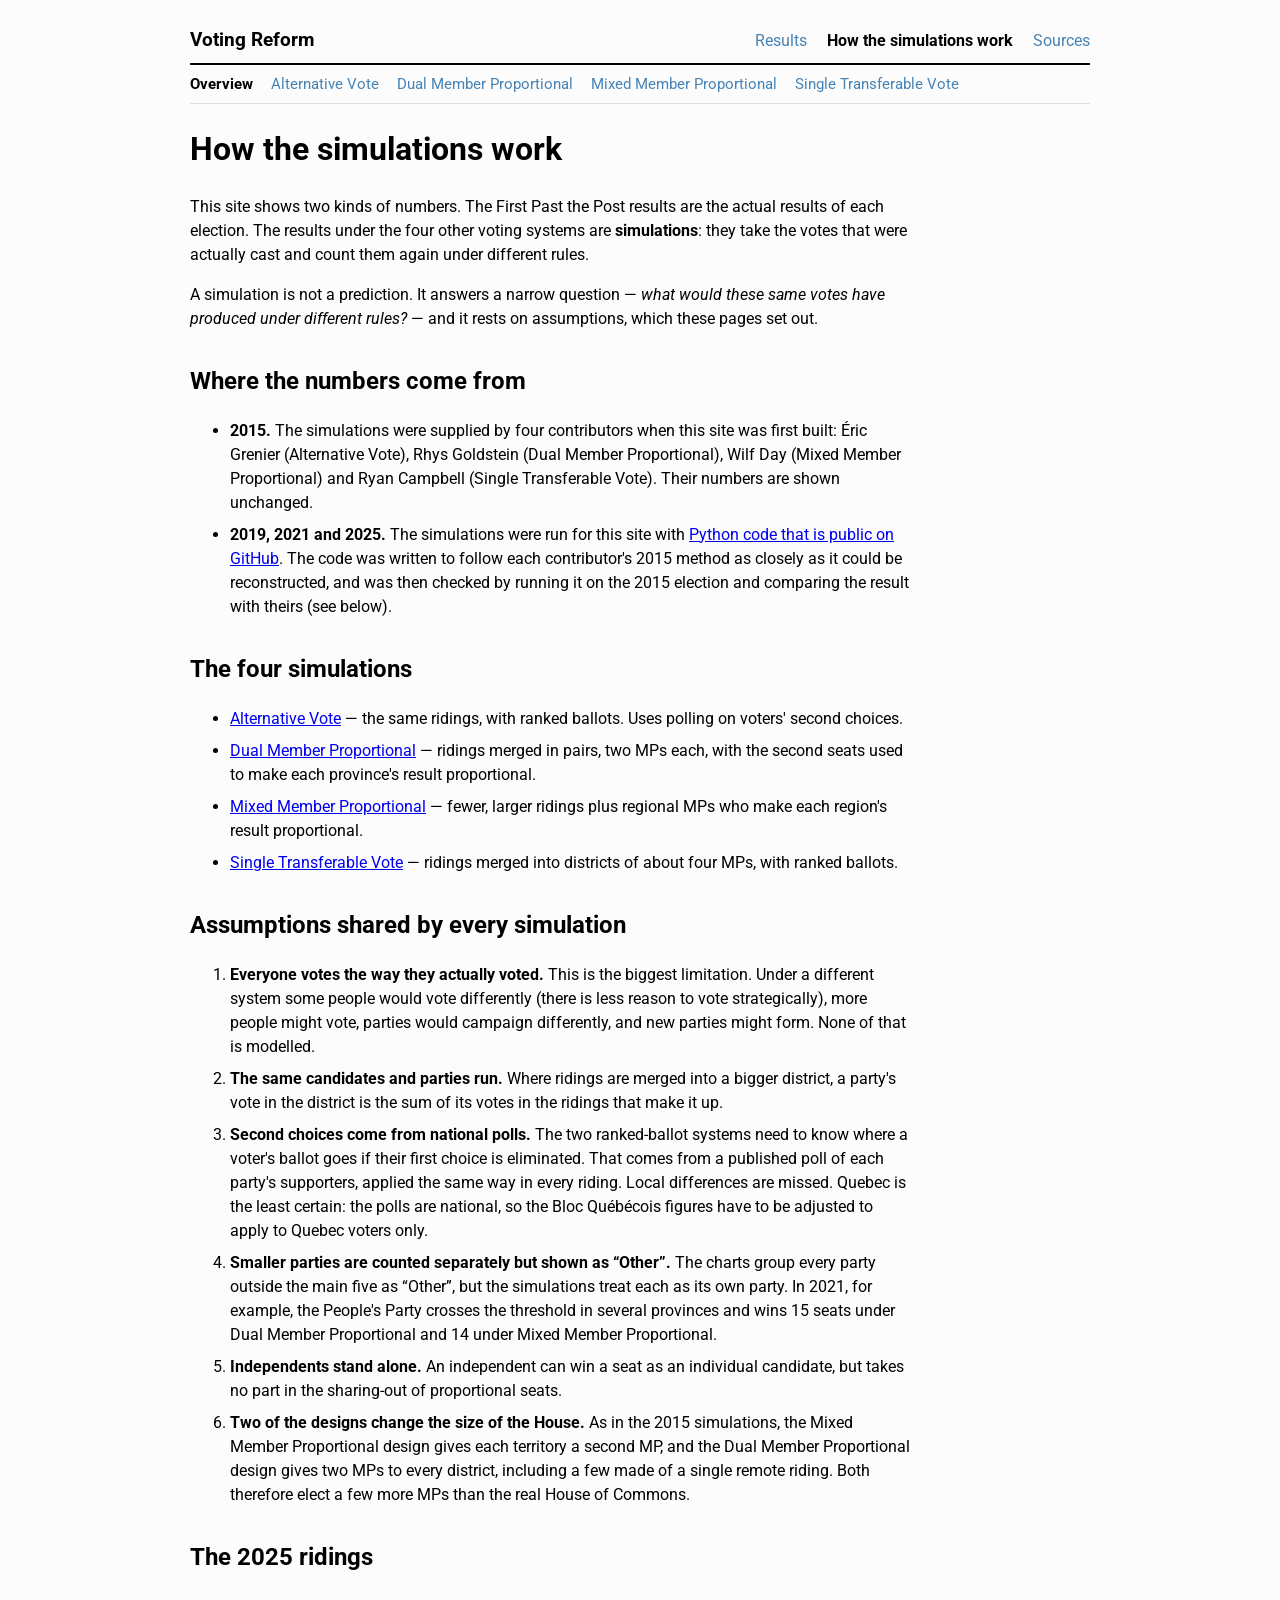
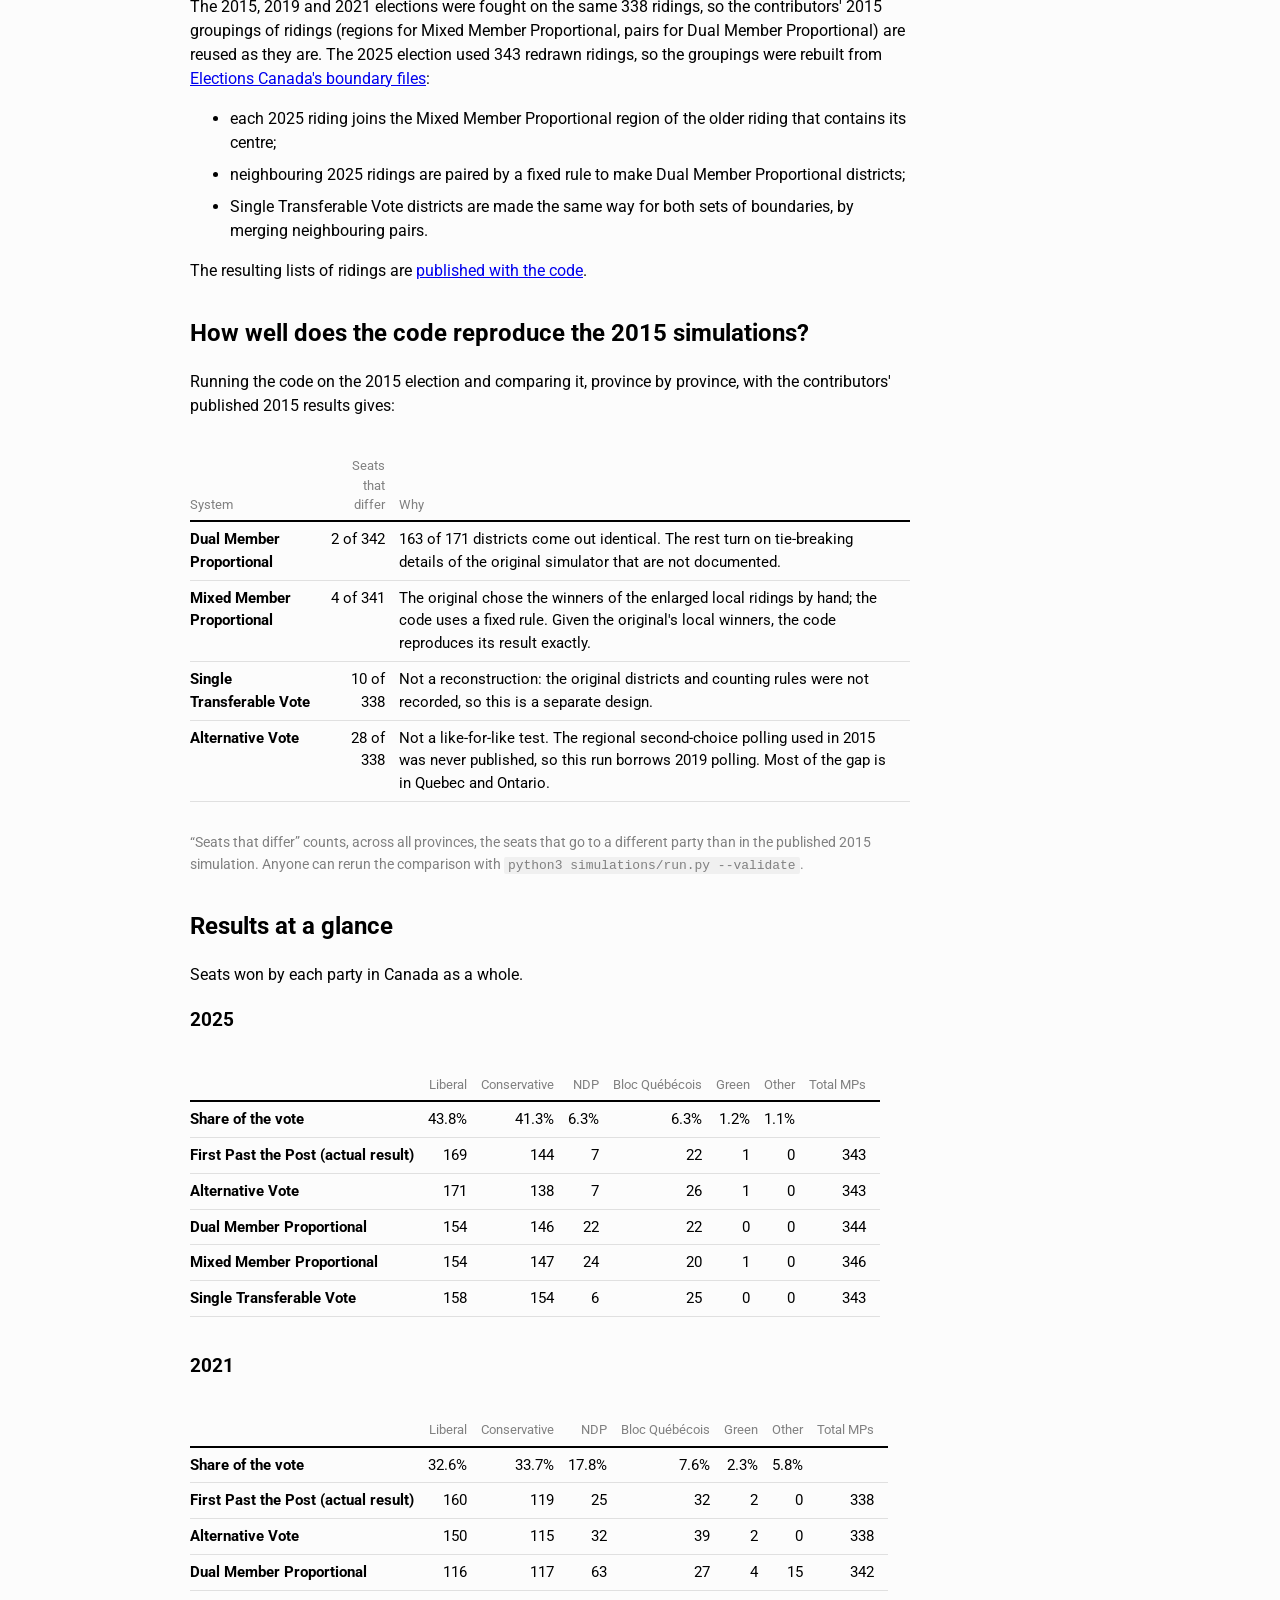
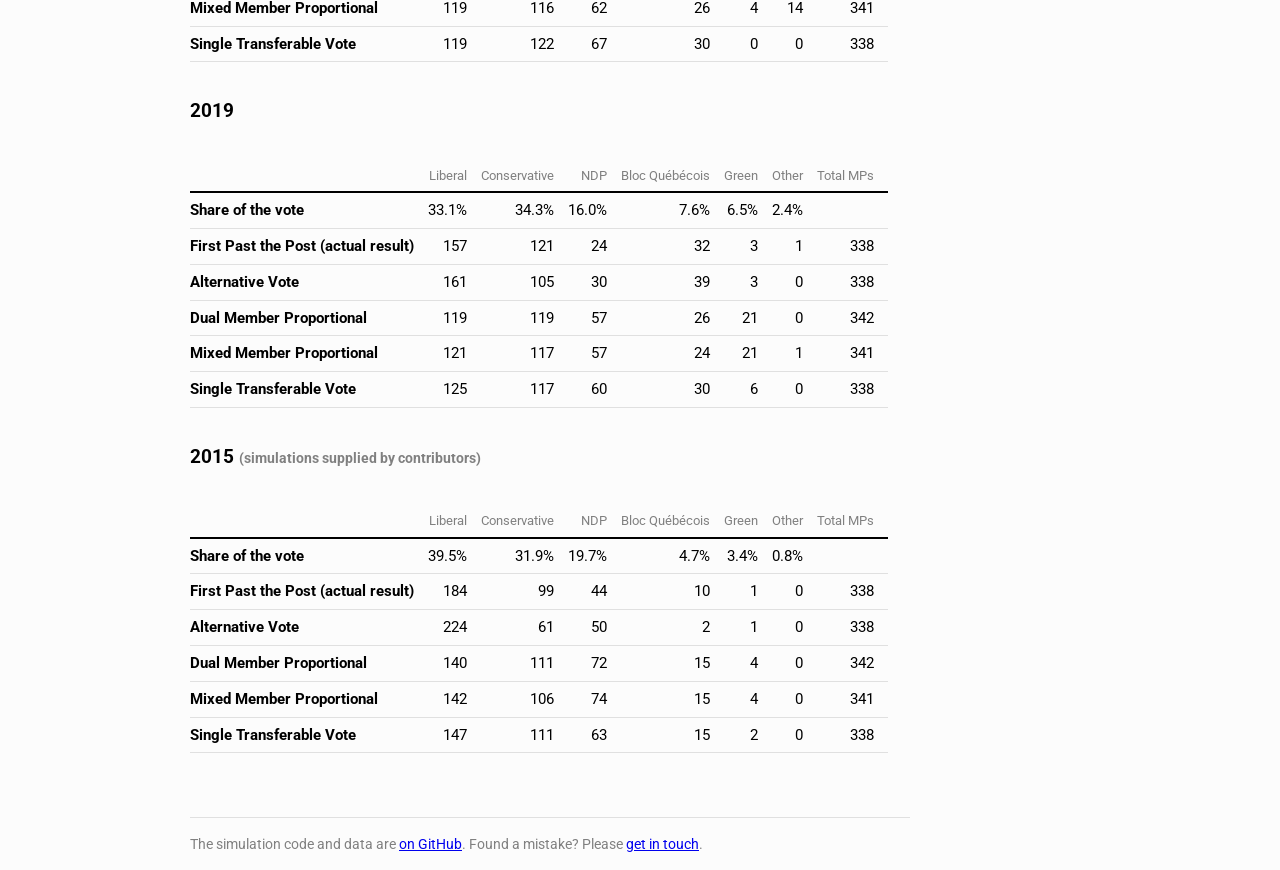
<file: methods/index.html>
<!DOCTYPE html>
<html lang="en">

<head>
  <meta charset="utf-8">
  <title>How the simulations work | Voting Reform</title>
  <meta name="viewport" content="width=device-width, initial-scale=1">
  <meta name="description" content="How this site simulates Canadian federal elections under Alternative Vote, Dual Member Proportional, Mixed Member Proportional and Single Transferable Vote.">
  <link href="https://fonts.googleapis.com/css?family=Roboto:400,700" rel="stylesheet">
  <link rel="stylesheet" href="../css/index.css">
</head>

<body>
  <div id='main'>

  <header id='site-header'>
    <a id='site-title' href='../'>Voting Reform</a>
    <nav>
      <a href='../'>Results</a>
      <a href='./' class='current'>How the simulations work</a>
      <a href='../#sources'>Sources</a>
    </nav>
  </header>
  <nav class='subnav'><a href='./' class='current'>Overview</a><a href='./alternative-vote.html'>Alternative Vote</a><a href='./dual-member-proportional.html'>Dual Member Proportional</a><a href='./mixed-member-proportional.html'>Mixed Member Proportional</a><a href='./single-transferable-vote.html'>Single Transferable Vote</a></nav>

  <div class='prose'>

    <h1>How the simulations work</h1>

    <p>
      This site shows two kinds of numbers. The First Past the Post results are the actual results of each election. The results under the four other voting systems are <strong>simulations</strong>: they take the votes that were actually cast and count them again under different rules.
    </p>
    <p>
      A simulation is not a prediction. It answers a narrow question &mdash; <em>what would these same votes have produced under different rules?</em> &mdash; and it rests on assumptions, which these pages set out.
    </p>

    <h2>Where the numbers come from</h2>
    <ul>
      <li><strong>2015.</strong> The simulations were supplied by four contributors when this site was first built: &Eacute;ric Grenier (Alternative Vote), Rhys Goldstein (Dual Member Proportional), Wilf Day (Mixed Member Proportional) and Ryan Campbell (Single Transferable Vote). Their numbers are shown unchanged.</li>
      <li><strong>2019, 2021 and 2025.</strong> The simulations were run for this site with <a href='https://github.com/smcmurtry/votingreform.ca/tree/main/simulations'>Python code that is public on GitHub</a>. The code was written to follow each contributor's 2015 method as closely as it could be reconstructed, and was then checked by running it on the 2015 election and comparing the result with theirs (see below).</li>
    </ul>

    <h2>The four simulations</h2>
    <ul>
      <li><a href='./alternative-vote.html'>Alternative Vote</a> &mdash; the same ridings, with ranked ballots. Uses polling on voters' second choices.</li>
      <li><a href='./dual-member-proportional.html'>Dual Member Proportional</a> &mdash; ridings merged in pairs, two MPs each, with the second seats used to make each province's result proportional.</li>
      <li><a href='./mixed-member-proportional.html'>Mixed Member Proportional</a> &mdash; fewer, larger ridings plus regional MPs who make each region's result proportional.</li>
      <li><a href='./single-transferable-vote.html'>Single Transferable Vote</a> &mdash; ridings merged into districts of about four MPs, with ranked ballots.</li>
    </ul>

    <h2>Assumptions shared by every simulation</h2>
    <ol>
      <li><strong>Everyone votes the way they actually voted.</strong> This is the biggest limitation. Under a different system some people would vote differently (there is less reason to vote strategically), more people might vote, parties would campaign differently, and new parties might form. None of that is modelled.</li>
      <li><strong>The same candidates and parties run.</strong> Where ridings are merged into a bigger district, a party's vote in the district is the sum of its votes in the ridings that make it up.</li>
      <li><strong>Second choices come from national polls.</strong> The two ranked-ballot systems need to know where a voter's ballot goes if their first choice is eliminated. That comes from a published poll of each party's supporters, applied the same way in every riding. Local differences are missed. Quebec is the least certain: the polls are national, so the Bloc Qu&eacute;b&eacute;cois figures have to be adjusted to apply to Quebec voters only.</li>
      <li><strong>Smaller parties are counted separately but shown as &ldquo;Other&rdquo;.</strong> The charts group every party outside the main five as &ldquo;Other&rdquo;, but the simulations treat each as its own party. In 2021, for example, the People's Party crosses the threshold in several provinces and wins 15 seats under Dual Member Proportional and 14 under Mixed Member Proportional.</li>
      <li><strong>Independents stand alone.</strong> An independent can win a seat as an individual candidate, but takes no part in the sharing-out of proportional seats.</li>
      <li><strong>Two of the designs change the size of the House.</strong> As in the 2015 simulations, the Mixed Member Proportional design gives each territory a second MP, and the Dual Member Proportional design gives two MPs to every district, including a few made of a single remote riding. Both therefore elect a few more MPs than the real House of Commons.</li>
    </ol>

    <h2>The 2025 ridings</h2>
    <p>
      The 2015, 2019 and 2021 elections were fought on the same 338 ridings, so the contributors' 2015 groupings of ridings (regions for Mixed Member Proportional, pairs for Dual Member Proportional) are reused as they are. The 2025 election used 343 redrawn ridings, so the groupings were rebuilt from <a href='https://ftp.maps.canada.ca/pub/elections_elections/Electoral-districts_Circonscription-electorale/'>Elections Canada's boundary files</a>:
    </p>
    <ul>
      <li>each 2025 riding joins the Mixed Member Proportional region of the older riding that contains its centre;</li>
      <li>neighbouring 2025 ridings are paired by a fixed rule to make Dual Member Proportional districts;</li>
      <li>Single Transferable Vote districts are made the same way for both sets of boundaries, by merging neighbouring pairs.</li>
    </ul>
    <p>The resulting lists of ridings are <a href='https://github.com/smcmurtry/votingreform.ca/tree/main/simulations/data/groupings'>published with the code</a>.</p>

    <h2>How well does the code reproduce the 2015 simulations?</h2>
    <p>
      Running the code on the 2015 election and comparing it, province by province, with the contributors' published 2015 results gives:
    </p>
    <div class='table-scroll'>
    <table>
      <thead><tr><th>System</th><th class='num'>Seats that differ</th><th>Why</th></tr></thead>
      <tbody>
        <tr><th scope='row'>Dual Member Proportional</th><td class='num'>2 of 342</td><td>163 of 171 districts come out identical. The rest turn on tie-breaking details of the original simulator that are not documented.</td></tr>
        <tr><th scope='row'>Mixed Member Proportional</th><td class='num'>4 of 341</td><td>The original chose the winners of the enlarged local ridings by hand; the code uses a fixed rule. Given the original's local winners, the code reproduces its result exactly.</td></tr>
        <tr><th scope='row'>Single Transferable Vote</th><td class='num'>10 of 338</td><td>Not a reconstruction: the original districts and counting rules were not recorded, so this is a separate design.</td></tr>
        <tr><th scope='row'>Alternative Vote</th><td class='num'>28 of 338</td><td>Not a like-for-like test. The regional second-choice polling used in 2015 was never published, so this run borrows 2019 polling. Most of the gap is in Quebec and Ontario.</td></tr>
      </tbody>
    </table>
    </div>
    <p class='note'>&ldquo;Seats that differ&rdquo; counts, across all provinces, the seats that go to a different party than in the published 2015 simulation. Anyone can rerun the comparison with <code>python3 simulations/run.py --validate</code>.</p>

    <h2>Results at a glance</h2>
    <p>Seats won by each party in Canada as a whole.</p>
    <h3>2025</h3>
    <div class='table-scroll'>
    <table>
      <thead><tr><th></th><th class='num'>Liberal</th><th class='num'>Conservative</th><th class='num'>NDP</th><th class='num'>Bloc Qu&eacute;b&eacute;cois</th><th class='num'>Green</th><th class='num'>Other</th><th class='num'>Total MPs</th></tr></thead>
      <tbody>
        <tr><th scope='row'>Share of the vote</th><td class='num'>43.8%</td><td class='num'>41.3%</td><td class='num'>6.3%</td><td class='num'>6.3%</td><td class='num'>1.2%</td><td class='num'>1.1%</td><td class='num'></td></tr>
        <tr><th scope='row'>First Past the Post (actual result)</th><td class='num'>169</td><td class='num'>144</td><td class='num'>7</td><td class='num'>22</td><td class='num'>1</td><td class='num'>0</td><td class='num'>343</td></tr>
        <tr><th scope='row'>Alternative Vote</th><td class='num'>171</td><td class='num'>138</td><td class='num'>7</td><td class='num'>26</td><td class='num'>1</td><td class='num'>0</td><td class='num'>343</td></tr>
        <tr><th scope='row'>Dual Member Proportional</th><td class='num'>154</td><td class='num'>146</td><td class='num'>22</td><td class='num'>22</td><td class='num'>0</td><td class='num'>0</td><td class='num'>344</td></tr>
        <tr><th scope='row'>Mixed Member Proportional</th><td class='num'>154</td><td class='num'>147</td><td class='num'>24</td><td class='num'>20</td><td class='num'>1</td><td class='num'>0</td><td class='num'>346</td></tr>
        <tr><th scope='row'>Single Transferable Vote</th><td class='num'>158</td><td class='num'>154</td><td class='num'>6</td><td class='num'>25</td><td class='num'>0</td><td class='num'>0</td><td class='num'>343</td></tr>
      </tbody>
    </table>
    </div>
    <h3>2021</h3>
    <div class='table-scroll'>
    <table>
      <thead><tr><th></th><th class='num'>Liberal</th><th class='num'>Conservative</th><th class='num'>NDP</th><th class='num'>Bloc Qu&eacute;b&eacute;cois</th><th class='num'>Green</th><th class='num'>Other</th><th class='num'>Total MPs</th></tr></thead>
      <tbody>
        <tr><th scope='row'>Share of the vote</th><td class='num'>32.6%</td><td class='num'>33.7%</td><td class='num'>17.8%</td><td class='num'>7.6%</td><td class='num'>2.3%</td><td class='num'>5.8%</td><td class='num'></td></tr>
        <tr><th scope='row'>First Past the Post (actual result)</th><td class='num'>160</td><td class='num'>119</td><td class='num'>25</td><td class='num'>32</td><td class='num'>2</td><td class='num'>0</td><td class='num'>338</td></tr>
        <tr><th scope='row'>Alternative Vote</th><td class='num'>150</td><td class='num'>115</td><td class='num'>32</td><td class='num'>39</td><td class='num'>2</td><td class='num'>0</td><td class='num'>338</td></tr>
        <tr><th scope='row'>Dual Member Proportional</th><td class='num'>116</td><td class='num'>117</td><td class='num'>63</td><td class='num'>27</td><td class='num'>4</td><td class='num'>15</td><td class='num'>342</td></tr>
        <tr><th scope='row'>Mixed Member Proportional</th><td class='num'>119</td><td class='num'>116</td><td class='num'>62</td><td class='num'>26</td><td class='num'>4</td><td class='num'>14</td><td class='num'>341</td></tr>
        <tr><th scope='row'>Single Transferable Vote</th><td class='num'>119</td><td class='num'>122</td><td class='num'>67</td><td class='num'>30</td><td class='num'>0</td><td class='num'>0</td><td class='num'>338</td></tr>
      </tbody>
    </table>
    </div>
    <h3>2019</h3>
    <div class='table-scroll'>
    <table>
      <thead><tr><th></th><th class='num'>Liberal</th><th class='num'>Conservative</th><th class='num'>NDP</th><th class='num'>Bloc Qu&eacute;b&eacute;cois</th><th class='num'>Green</th><th class='num'>Other</th><th class='num'>Total MPs</th></tr></thead>
      <tbody>
        <tr><th scope='row'>Share of the vote</th><td class='num'>33.1%</td><td class='num'>34.3%</td><td class='num'>16.0%</td><td class='num'>7.6%</td><td class='num'>6.5%</td><td class='num'>2.4%</td><td class='num'></td></tr>
        <tr><th scope='row'>First Past the Post (actual result)</th><td class='num'>157</td><td class='num'>121</td><td class='num'>24</td><td class='num'>32</td><td class='num'>3</td><td class='num'>1</td><td class='num'>338</td></tr>
        <tr><th scope='row'>Alternative Vote</th><td class='num'>161</td><td class='num'>105</td><td class='num'>30</td><td class='num'>39</td><td class='num'>3</td><td class='num'>0</td><td class='num'>338</td></tr>
        <tr><th scope='row'>Dual Member Proportional</th><td class='num'>119</td><td class='num'>119</td><td class='num'>57</td><td class='num'>26</td><td class='num'>21</td><td class='num'>0</td><td class='num'>342</td></tr>
        <tr><th scope='row'>Mixed Member Proportional</th><td class='num'>121</td><td class='num'>117</td><td class='num'>57</td><td class='num'>24</td><td class='num'>21</td><td class='num'>1</td><td class='num'>341</td></tr>
        <tr><th scope='row'>Single Transferable Vote</th><td class='num'>125</td><td class='num'>117</td><td class='num'>60</td><td class='num'>30</td><td class='num'>6</td><td class='num'>0</td><td class='num'>338</td></tr>
      </tbody>
    </table>
    </div>
    <h3>2015 <span class="note">(simulations supplied by contributors)</span></h3>
    <div class='table-scroll'>
    <table>
      <thead><tr><th></th><th class='num'>Liberal</th><th class='num'>Conservative</th><th class='num'>NDP</th><th class='num'>Bloc Qu&eacute;b&eacute;cois</th><th class='num'>Green</th><th class='num'>Other</th><th class='num'>Total MPs</th></tr></thead>
      <tbody>
        <tr><th scope='row'>Share of the vote</th><td class='num'>39.5%</td><td class='num'>31.9%</td><td class='num'>19.7%</td><td class='num'>4.7%</td><td class='num'>3.4%</td><td class='num'>0.8%</td><td class='num'></td></tr>
        <tr><th scope='row'>First Past the Post (actual result)</th><td class='num'>184</td><td class='num'>99</td><td class='num'>44</td><td class='num'>10</td><td class='num'>1</td><td class='num'>0</td><td class='num'>338</td></tr>
        <tr><th scope='row'>Alternative Vote</th><td class='num'>224</td><td class='num'>61</td><td class='num'>50</td><td class='num'>2</td><td class='num'>1</td><td class='num'>0</td><td class='num'>338</td></tr>
        <tr><th scope='row'>Dual Member Proportional</th><td class='num'>140</td><td class='num'>111</td><td class='num'>72</td><td class='num'>15</td><td class='num'>4</td><td class='num'>0</td><td class='num'>342</td></tr>
        <tr><th scope='row'>Mixed Member Proportional</th><td class='num'>142</td><td class='num'>106</td><td class='num'>74</td><td class='num'>15</td><td class='num'>4</td><td class='num'>0</td><td class='num'>341</td></tr>
        <tr><th scope='row'>Single Transferable Vote</th><td class='num'>147</td><td class='num'>111</td><td class='num'>63</td><td class='num'>15</td><td class='num'>2</td><td class='num'>0</td><td class='num'>338</td></tr>
      </tbody>
    </table>
    </div>

  <p class='page-footer'>
    The simulation code and data are <a href='https://github.com/smcmurtry/votingreform.ca/tree/main/simulations'>on GitHub</a>. Found a mistake? Please <a href='https://stephenmcmurtry.org/#contact'>get in touch</a>.
  </p>
  </div>

  </div>
</body>

</html>
</file>
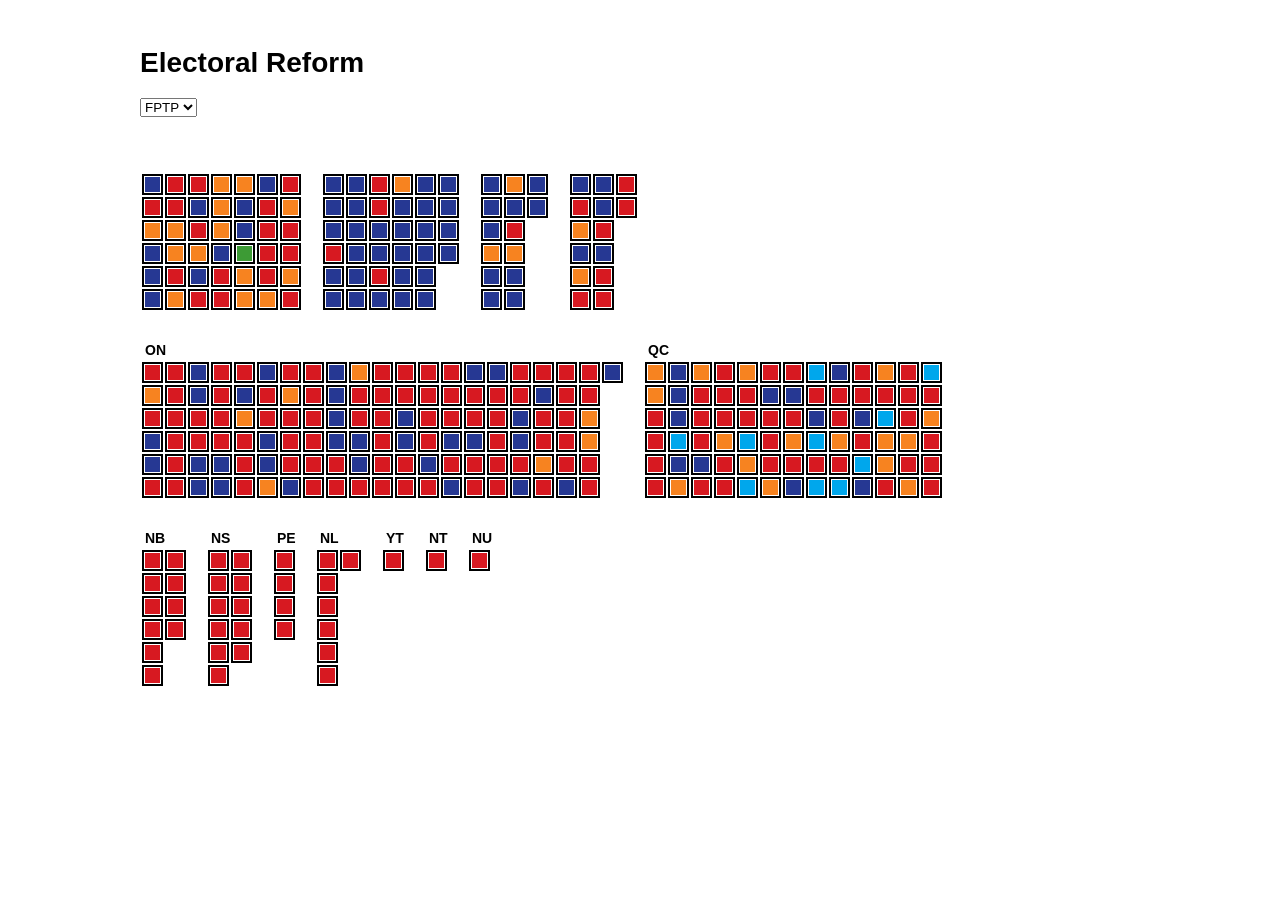
<file: index_old.html>
<!DOCTYPE html>
<head>
  <meta charset="utf-8">
  <title>Electoral Reform</title>
  <!-- <link rel="stylesheet" href="./css/dashboard.css"> -->
  <script src="./js/d3.v3.min.js"></script>
  <script src="./js/queue.js"></script>
</head>

<style>
  body {
    font: 14px sans-serif;
    padding-top: 20px;
  }

  #main {
    margin: 0 auto;
    width: 1000px;
  }

  #svg-chart {
    padding-top: 50px;
  }

  .prov-label {
    font-weight: bold;
  }

  .riding_border {
    stroke: black;
    stroke-width: 2;
    fill: none;
    /*fill: black;*/
  }
</style>

<body>
  <div id='main'>
    <h1>Electoral Reform</h1>
    <div class='dropdown-div'><select id='voting-system-dropdown'></select></div>
    <svg id='svg-chart'></svg>
  </div>
</body>

<script>

var margin = {top: 10, right: 0, bottom: 25, left: 5},
    width = 1000 - margin.left - margin.right,
    height = 600 - margin.top - margin.bottom,
    block_dim = 15,
    block_padding = 8,
    n_rows = 6,
    prov_x_padding = 20,
    prov_y_padding = 50,
    voting_systems = ['FPTP', 'DMP', 'MMP', 'IRV'];

create_dropdown('#voting-system-dropdown', voting_systems);

var party_colours = {'NDP': '#F78320', 'Conservative': '#263893', 'Liberal': '#D71921',
                     'Green': '#3D9B35', 'Bloc': '#00A7EC', 'Other': 'grey'};

var provs = ['BC', 'AB', 'SK', 'MB', 'ON', 'QC', 'NB', 'NS', 'PE', 'NL', 'YT', 'NT', 'NU'];

var g = d3.select('#svg-chart')
  .attr("width", width + margin.left + margin.right)
  .attr("height", height + margin.top + margin.bottom)
  .append("g")
  .attr("transform", "translate(" + margin.left + "," + margin.top + ")");

var q = queue();
q.defer(d3.csv, './data/fptp_clean.csv', type);
q.defer(d3.csv, './data/dmp_clean.csv', type);
q.defer(d3.csv, './data/mmp_clean.csv', type);
q.defer(d3.csv, './data/irv_clean.csv', type);
q.await(init);

function init(error, fptp, dmp, mmp, irv) {

  var _fptp = {},
      _dmp = {},
      _mmp = {},
      _irv = {};
  provs.forEach(function(d) {
    _fptp[d] = fptp.filter(function(e) { return e.prov_abbr == d; });
    _dmp[d] = dmp.filter(function(e) { return e.prov_abbr == d; })
                 .sort(function(a, b) { return a.riding_number - b.riding_number; });
    _mmp[d] = mmp.filter(function(e) { return e.prov_abbr == d; })
                .sort(function(a, b) { return a.region_number - b.region_number; });
    _irv[d] = irv.filter(function(e) { return e.prov_abbr == d; });
  });

  var dataz = {};
  dataz['FPTP'] = _fptp;
  dataz['DMP'] = _dmp;
  dataz['MMP'] = _mmp;
  dataz['IRV'] = _irv;

  var prov_g = g.selectAll('g.prov')
    .data(provs)
    .enter()
    .append('g')
    .attr('class', function(d) { return 'prov ' + d; });

  prov_g.append('text')
    .attr('class', 'prov-label')
    .attr('y', -10)
    .html(function(d) { return d; })

  update(dataz);

  d3.selectAll('select').on('change', function() {
    update(dataz);
  });

}

function update(dataz) {

  var sel_system = get_selected_row('#voting-system-dropdown', voting_systems);

  var prov_w = 0;
  var prov_h = 0;

  provs.forEach(function(prov, i) {
    if (i != 0) {
      prov_w += Math.ceil(dataz[sel_system][provs[i-1]].length*1./n_rows)*(block_dim+block_padding) + prov_x_padding;
    }

    if (i == 4) {
      prov_h = n_rows*(block_dim+block_padding) + prov_y_padding;
      prov_w = 0;
    }

    if (i == 6) {
      prov_h = 2*(n_rows*(block_dim+block_padding) + prov_y_padding);
      prov_w = 0;
    }

    d3.select('.prov.' + prov).attr("transform", "translate(" + prov_w + "," + prov_h + ")" );

  });

  provs.forEach(function(prov) {

    var ridings, regions;
    if (sel_system == 'FPTP' || sel_system == 'DMP' || sel_system == 'IRV') {
      ridings = Array.from(new Set(dataz[sel_system][prov].map(function(d) { return d.riding_number; })));
      regions = [];
    } else if (sel_system == 'MMP') {
      regions = Array.from(new Set(dataz[sel_system][prov].map(function(d) { return d.region_number; })));
      var local_rows = dataz[sel_system][prov].filter(function(d) { return d.seat_type == 'local'});
      ridings = Array.from(new Set(local_rows.map(function(d) { return d.riding_number; })));
    }

    var region_borders = d3.select('g.prov.' + prov).selectAll('.region_border').data(regions);
    var riding_borders = d3.select('g.prov.' + prov).selectAll('.riding_border').data(ridings);

    region_borders.exit().remove();
    riding_borders.exit().remove();

    region_borders.enter()
      .append('g')
      .attr('class', 'region_border ' + dataz[sel_system][prov]['region_number']);

    riding_borders.enter()
      .append('rect')
      .attr('class', 'riding_border ' + dataz[sel_system][prov]['riding_number']);

    if (sel_system == 'FPTP' || sel_system == 'IRV') {
      riding_borders.attr('width', block_dim + 0.5*block_padding)
        .attr('height', block_dim + 0.5*block_padding)
        .attr('x', function(_, i) { return (Math.floor(i/n_rows))*(block_dim+block_padding) - 0.25*block_padding; } )
        .attr('y', function(_, i) { return (i%n_rows)*(block_dim+block_padding) - 0.25*block_padding; })
    } else if (sel_system == 'DMP') {
      riding_borders.attr('width', block_dim + 0.5*block_padding)
      .attr('height', 2*block_dim + 1.5*block_padding)
        .attr('x', function(_, i) { return (Math.floor(i*2./n_rows))*(block_dim+block_padding) - 0.25*block_padding; } )
        .attr('y', function(_, i) { return ((2*i)%n_rows)*(block_dim+block_padding) - 0.25*block_padding; })
    } else if (sel_system == 'MMP') {
      // region_borders.append('rect')
    }

    var mps = d3.select('g.prov.' + prov)
      .selectAll('.mp')
      .data(dataz[sel_system][prov]);

    mps.exit().remove();
    mps.enter()
      .append('rect')
      .attr('class', 'mp ' + dataz[sel_system][prov]['riding_number']);

    mps.attr('width', block_dim)
      .attr('height', block_dim)
      .attr('fill', function(d) { return party_colours[d.party]; })
      .attr('x', function(_, i) { return (Math.floor(i*1./n_rows))*(block_dim+block_padding); } )
      .attr('y', function(_, i) { return (i%n_rows)*(block_dim+block_padding)});

  })
}

function create_dropdown(id, data_list) {
  var sel = d3.select(id).selectAll('option')
    .data(data_list, function(d) { return d; })
    .enter()
    .append('option')
    .attr('value', function(d, i) { return i; })
    .html(function(d) { return d; });

}

function get_selected_row(id, data_list) {
  if (data_list.length > 0) {
    var selected_row_index = d3.select(id + " option:checked").attr('value')
    var selected_row = data_list[selected_row_index];
    return selected_row;
  } else {
    return null;
  }
}

function type(d) {
  d['riding_number'] = +d['riding_number'];
  return d;
}

</script>
</file>
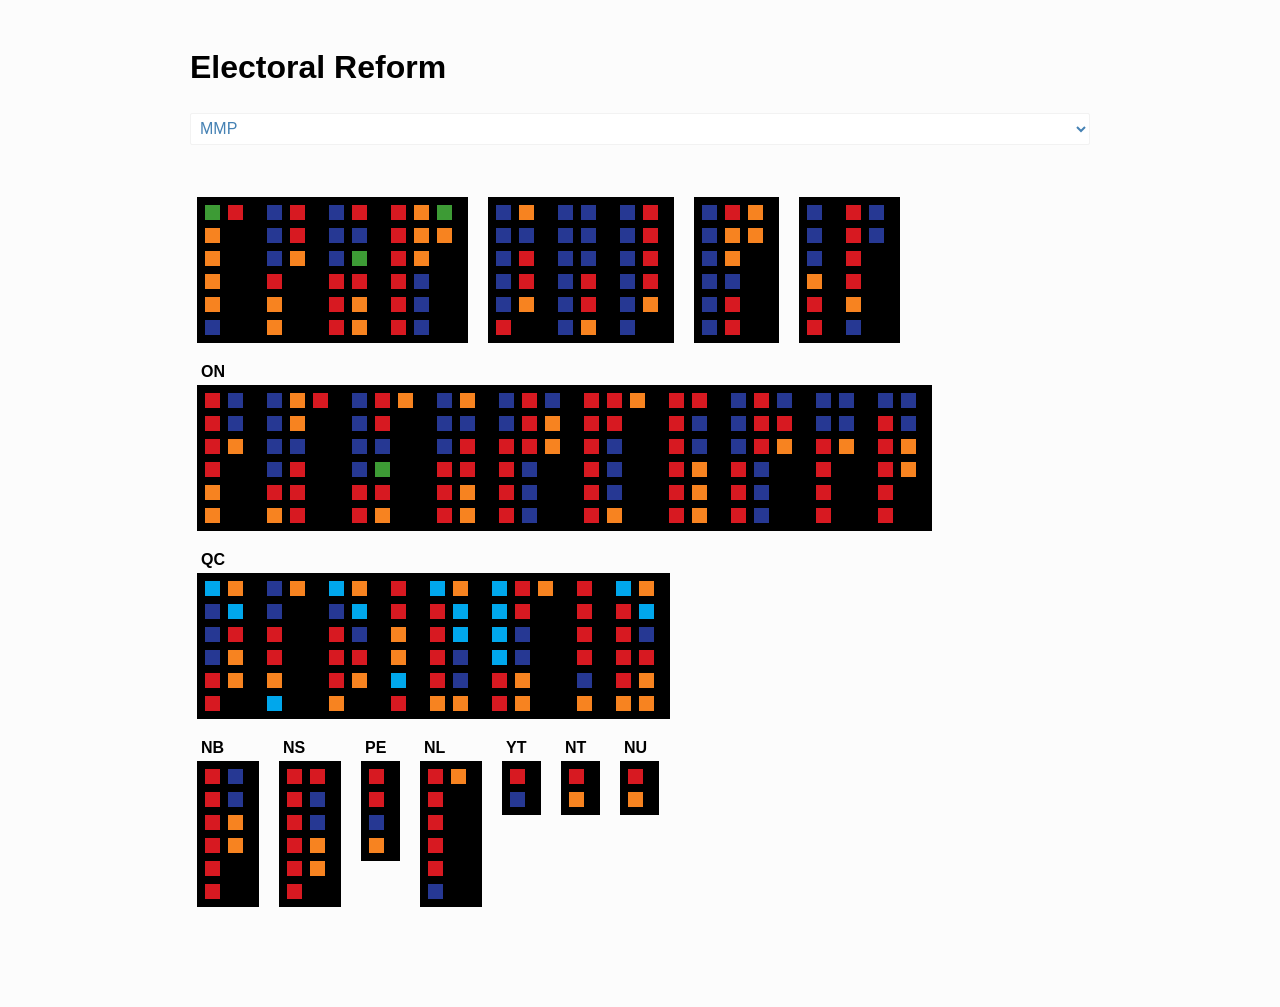
<file: mmp_test.html>
<!DOCTYPE html>
<head>
  <meta charset="utf-8">
  <title>Electoral Reform</title>
  <link rel="stylesheet" href="./css/index.css">
  <script src="./js/d3.v3.min.js"></script>
  <script src="./js/queue.js"></script>
</head>

<body>
  <div id='main'>
    <h1>Electoral Reform</h1>
    <div class='dropdown-div'><select id='voting-system-dropdown'></select></div>
    <svg id='svg-chart'></svg>
  </div>
</body>

<script src="./js/mmp_test.js"></script>
</file>
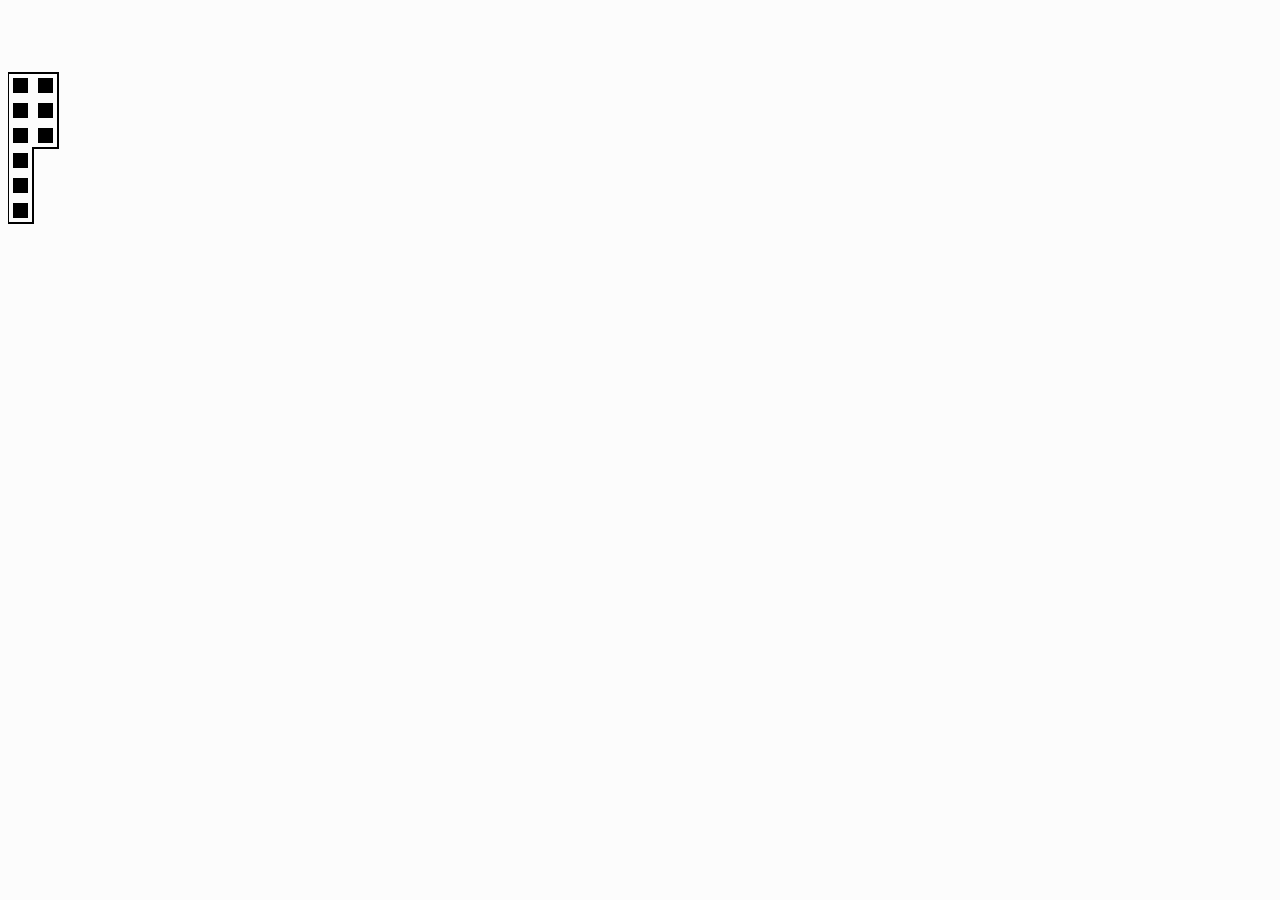
<file: polygon_riding_boundary.html>
<!DOCTYPE html>
<head>
  <meta charset="utf-8">
  <title>Electoral Reform</title>
  <meta name="viewport" content="width=device-width, initial-scale=1">

  <script src="./js/d3.v3.min.js"></script>
  <script src="./js/d3-queue.v3.min.js"></script>

  <link href="https://fonts.googleapis.com/css?family=Roboto:400,700" rel="stylesheet">

  <link rel="stylesheet" href="./css/index.css">

</head>

<style>
.border {
  fill:none;
  stroke:black;
  stroke-width: 2;
}


</style>

<body>
  <div>
    <svg id='chart'></svg>

  </div>
</body>

<script>
var margin = {top: 50, right: 160, bottom: 0, left: 5},
    width = 800 - margin.left - margin.right,
    height = 600 - margin.top - margin.bottom,
    block_dim = 15,
    padding = 10.,
    n_rows = 6;

function create_g(id, width, height, margin) {

  return d3.select(id)
    .attr("width", width + margin.left + margin.right)
    .attr("height", height + margin.top + margin.bottom)
    .append("g")
    .attr('class', 'top')
    .attr("transform", "translate(" + margin.left + "," + margin.top + ")");

}

// from: http://stackoverflow.com/questions/25405359/how-can-i-select-last-child-in-d3-js
d3.selection.prototype.first = function() {
  return d3.select(this[0][0]);
};
d3.selection.prototype.last = function() {
  var last = this.size() - 1;
  return d3.select(this[0][last]);
};


var g1 = create_g('#chart', width, height, margin);

[0,1,2,3,4,5,6,7,8].forEach(function(n) {
  g1.append('rect')
    .attr('class', 'mp')
    .attr('height', block_dim)
    .attr('width', block_dim)
    .attr('x', Math.floor(n/n_rows)*(block_dim+padding))
    .attr('y', (n%n_rows)*(block_dim+padding))

})


function get_border_points(g) {
  var border_pad = padding/2.;
  var bbox_all_mps = g.node().getBBox();
  var bbox_last_mp = g.selectAll('.mp').last().node().getBBox();

  var points = [
    [bbox_all_mps.x-border_pad, bbox_all_mps.y-border_pad], // top-left
    [bbox_all_mps.x-border_pad, bbox_all_mps.y+bbox_all_mps.height+border_pad], // bottom-left
    [bbox_last_mp.x-border_pad, bbox_all_mps.y+bbox_all_mps.height+border_pad], // bottom-center
    [bbox_last_mp.x-border_pad, bbox_last_mp.y+bbox_last_mp.height+border_pad], // center-center
    [bbox_last_mp.x+bbox_last_mp.width+border_pad, bbox_last_mp.y+bbox_last_mp.height+border_pad], // center-right
    [bbox_last_mp.x+bbox_last_mp.width+border_pad, bbox_all_mps.y-border_pad] // top-right
  ];
  return points;
}


function stringify_points(points) {
  var string = '';
  points.forEach(function(p) {
    string = string.concat(p[0] + ',' + p[1] + ' ')
  })
  return string
}

var border_points = get_border_points(g1);
var s = stringify_points(border_points);
// console.log(s)

g1.append('polygon')
  .attr('class', 'border')
  .attr('points', s);


</script>
</file>
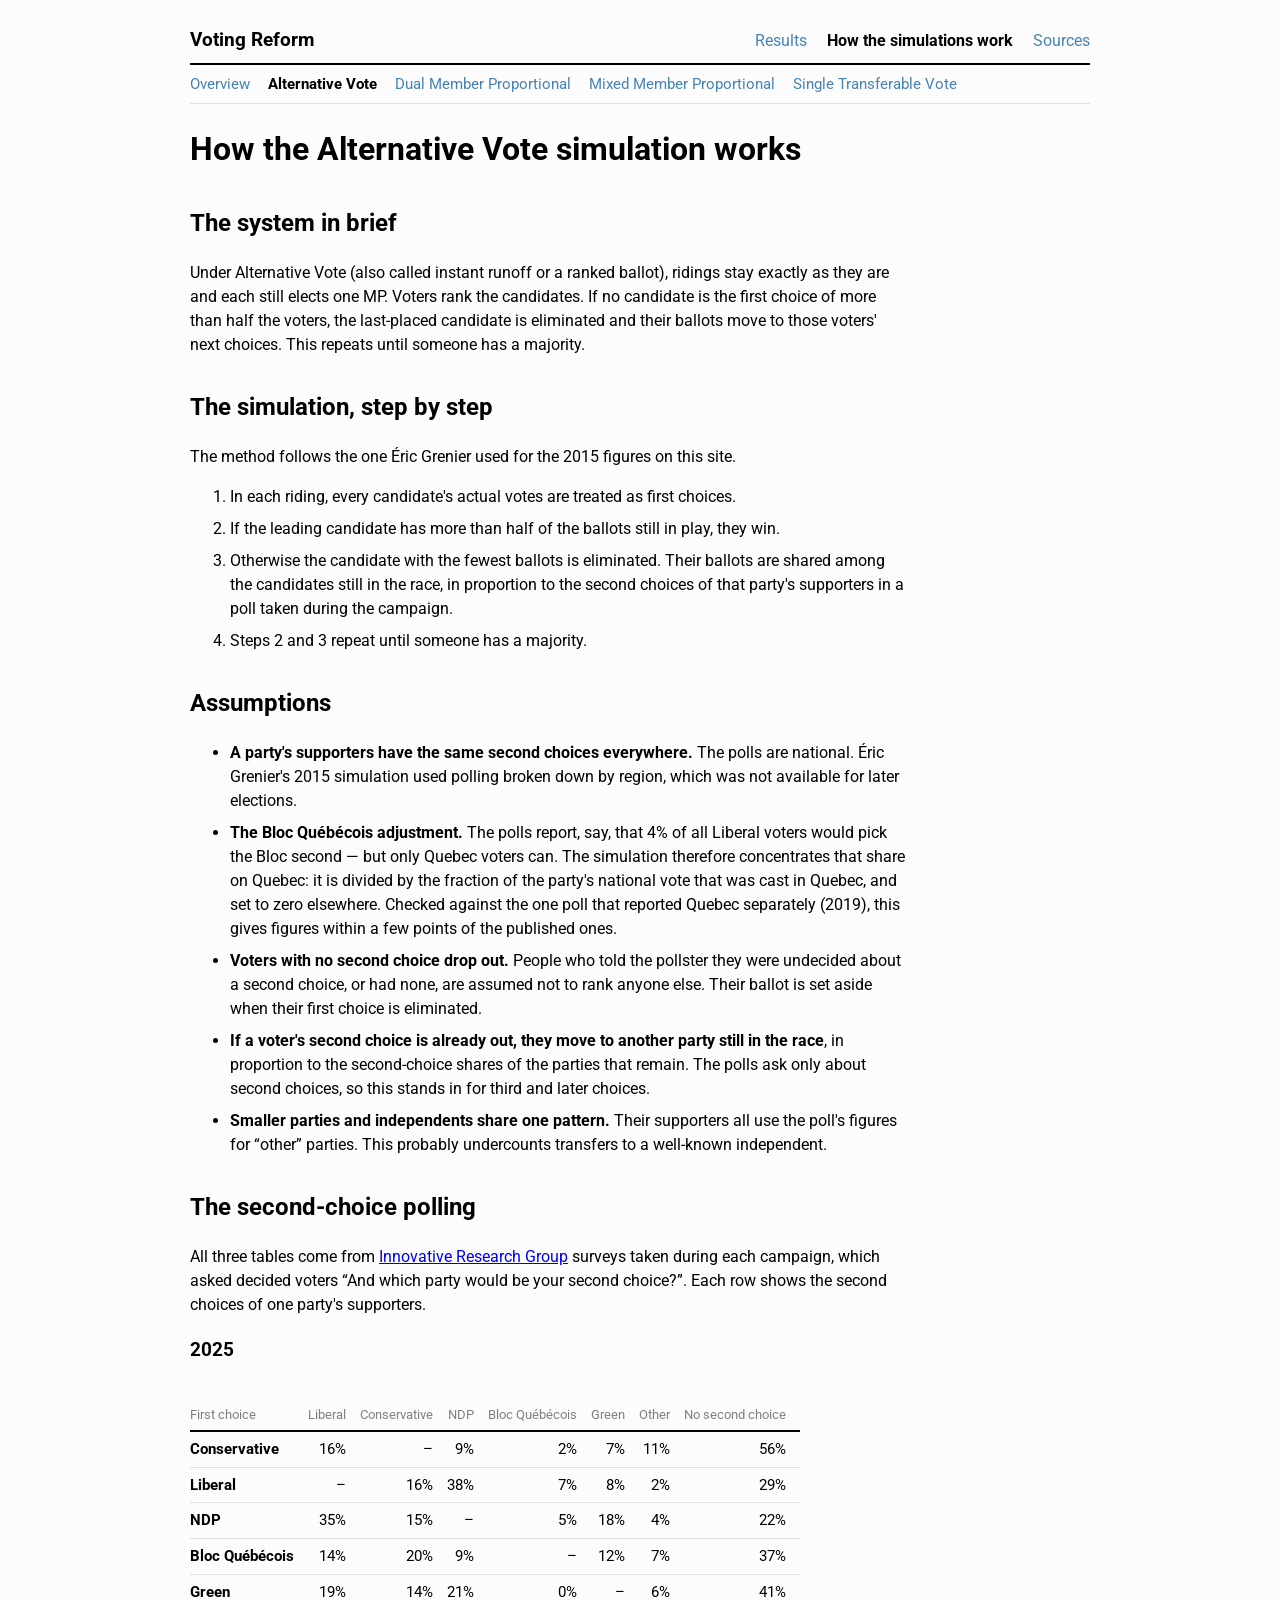
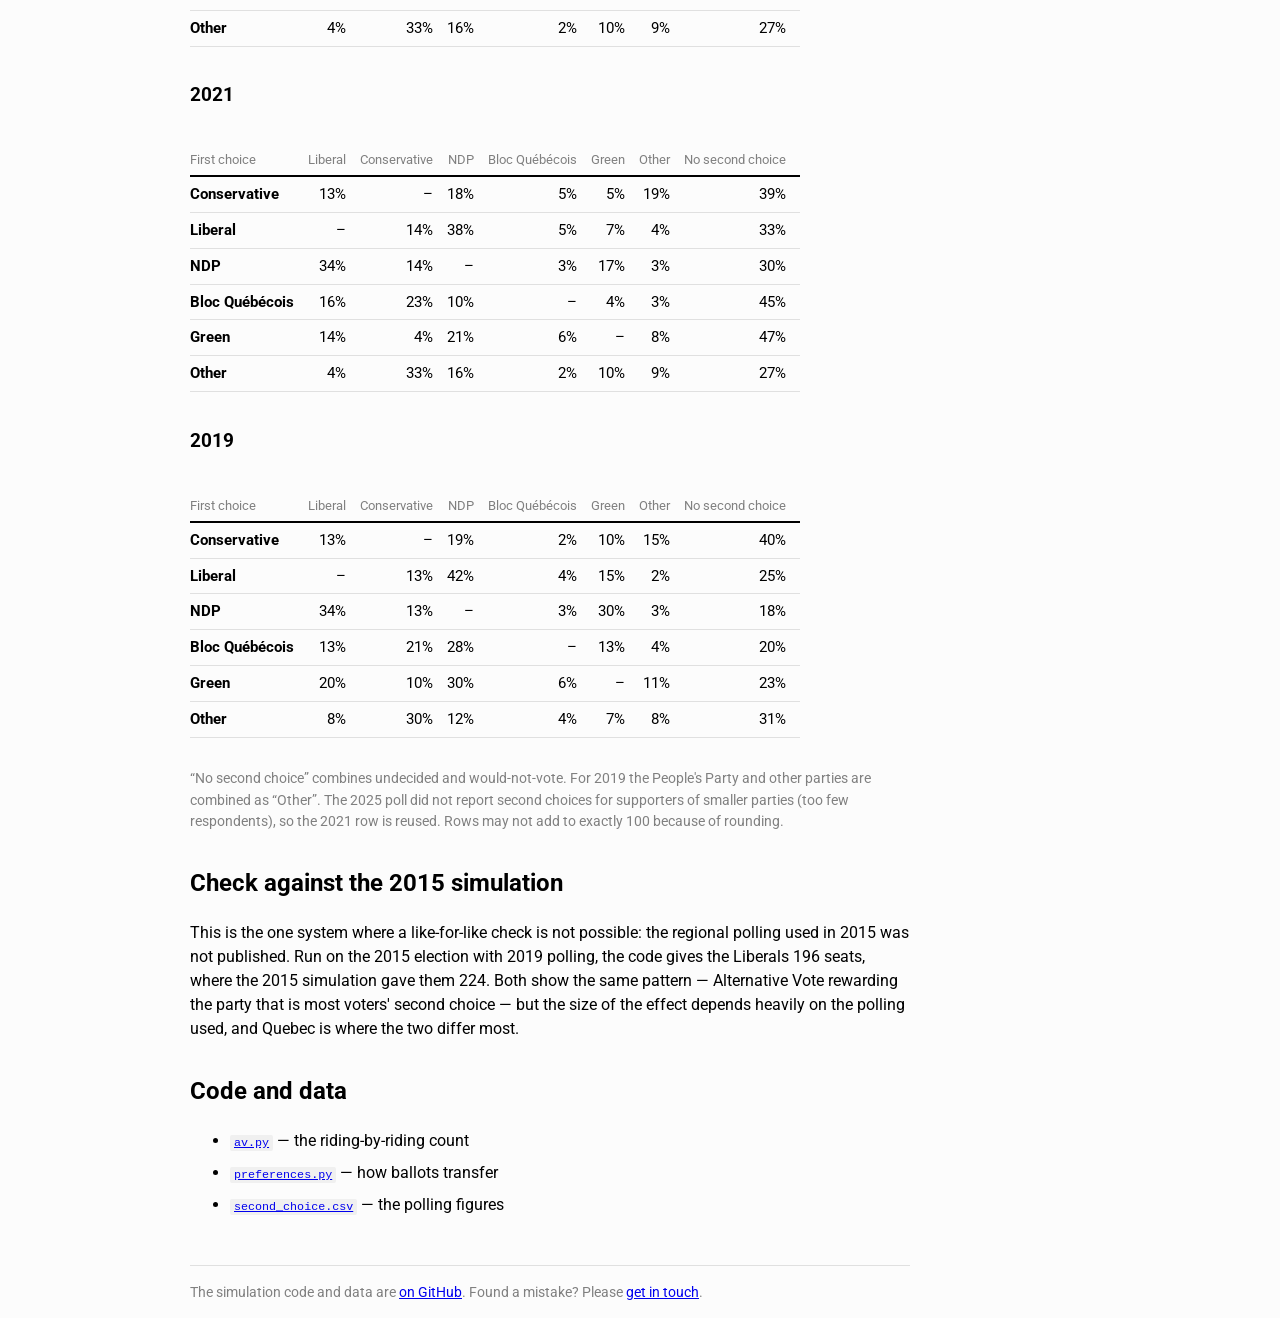
<file: methods/alternative-vote.html>
<!DOCTYPE html>
<html lang="en">

<head>
  <meta charset="utf-8">
  <title>How the Alternative Vote simulation works | Voting Reform</title>
  <meta name="viewport" content="width=device-width, initial-scale=1">
  <meta name="description" content="The method and assumptions behind this site's Alternative Vote (ranked ballot) simulation of Canadian federal elections.">
  <link href="https://fonts.googleapis.com/css?family=Roboto:400,700" rel="stylesheet">
  <link rel="stylesheet" href="../css/index.css">
</head>

<body>
  <div id='main'>

  <header id='site-header'>
    <a id='site-title' href='../'>Voting Reform</a>
    <nav>
      <a href='../'>Results</a>
      <a href='./' class='current'>How the simulations work</a>
      <a href='../#sources'>Sources</a>
    </nav>
  </header>
  <nav class='subnav'><a href='./'>Overview</a><a href='./alternative-vote.html' class='current'>Alternative Vote</a><a href='./dual-member-proportional.html'>Dual Member Proportional</a><a href='./mixed-member-proportional.html'>Mixed Member Proportional</a><a href='./single-transferable-vote.html'>Single Transferable Vote</a></nav>

  <div class='prose'>

    <h1>How the Alternative Vote simulation works</h1>

    <h2>The system in brief</h2>
    <p>
      Under Alternative Vote (also called instant runoff or a ranked ballot), ridings stay exactly as they are and each still elects one MP. Voters rank the candidates. If no candidate is the first choice of more than half the voters, the last-placed candidate is eliminated and their ballots move to those voters' next choices. This repeats until someone has a majority.
    </p>

    <h2>The simulation, step by step</h2>
    <p>The method follows the one &Eacute;ric Grenier used for the 2015 figures on this site.</p>
    <ol>
      <li>In each riding, every candidate's actual votes are treated as first choices.</li>
      <li>If the leading candidate has more than half of the ballots still in play, they win.</li>
      <li>Otherwise the candidate with the fewest ballots is eliminated. Their ballots are shared among the candidates still in the race, in proportion to the second choices of that party's supporters in a poll taken during the campaign.</li>
      <li>Steps 2 and 3 repeat until someone has a majority.</li>
    </ol>

    <h2>Assumptions</h2>
    <ul>
      <li><strong>A party's supporters have the same second choices everywhere.</strong> The polls are national. &Eacute;ric Grenier's 2015 simulation used polling broken down by region, which was not available for later elections.</li>
      <li><strong>The Bloc Qu&eacute;b&eacute;cois adjustment.</strong> The polls report, say, that 4% of all Liberal voters would pick the Bloc second &mdash; but only Quebec voters can. The simulation therefore concentrates that share on Quebec: it is divided by the fraction of the party's national vote that was cast in Quebec, and set to zero elsewhere. Checked against the one poll that reported Quebec separately (2019), this gives figures within a few points of the published ones.</li>
      <li><strong>Voters with no second choice drop out.</strong> People who told the pollster they were undecided about a second choice, or had none, are assumed not to rank anyone else. Their ballot is set aside when their first choice is eliminated.</li>
      <li><strong>If a voter's second choice is already out, they move to another party still in the race</strong>, in proportion to the second-choice shares of the parties that remain. The polls ask only about second choices, so this stands in for third and later choices.</li>
      <li><strong>Smaller parties and independents share one pattern.</strong> Their supporters all use the poll's figures for &ldquo;other&rdquo; parties. This probably undercounts transfers to a well-known independent.</li>
    </ul>

    <h2>The second-choice polling</h2>
    <p>
      All three tables come from <a href='https://innovativeresearch.ca/'>Innovative Research Group</a> surveys taken during each campaign, which asked decided voters &ldquo;And which party would be your second choice?&rdquo;. Each row shows the second choices of one party's supporters.
    </p>
    <h3>2025</h3>
    <div class='table-scroll'>
    <table>
      <thead><tr><th>First choice</th><th class='num'>Liberal</th><th class='num'>Conservative</th><th class='num'>NDP</th><th class='num'>Bloc Qu&eacute;b&eacute;cois</th><th class='num'>Green</th><th class='num'>Other</th><th class='num'>No second choice</th></tr></thead>
      <tbody>
        <tr><th scope='row'>Conservative</th><td class='num'>16%</td><td class='num'>&ndash;</td><td class='num'>9%</td><td class='num'>2%</td><td class='num'>7%</td><td class='num'>11%</td><td class='num'>56%</td></tr>
        <tr><th scope='row'>Liberal</th><td class='num'>&ndash;</td><td class='num'>16%</td><td class='num'>38%</td><td class='num'>7%</td><td class='num'>8%</td><td class='num'>2%</td><td class='num'>29%</td></tr>
        <tr><th scope='row'>NDP</th><td class='num'>35%</td><td class='num'>15%</td><td class='num'>&ndash;</td><td class='num'>5%</td><td class='num'>18%</td><td class='num'>4%</td><td class='num'>22%</td></tr>
        <tr><th scope='row'>Bloc Qu&eacute;b&eacute;cois</th><td class='num'>14%</td><td class='num'>20%</td><td class='num'>9%</td><td class='num'>&ndash;</td><td class='num'>12%</td><td class='num'>7%</td><td class='num'>37%</td></tr>
        <tr><th scope='row'>Green</th><td class='num'>19%</td><td class='num'>14%</td><td class='num'>21%</td><td class='num'>0%</td><td class='num'>&ndash;</td><td class='num'>6%</td><td class='num'>41%</td></tr>
        <tr><th scope='row'>Other</th><td class='num'>4%</td><td class='num'>33%</td><td class='num'>16%</td><td class='num'>2%</td><td class='num'>10%</td><td class='num'>9%</td><td class='num'>27%</td></tr>
      </tbody>
    </table>
    </div>
    <h3>2021</h3>
    <div class='table-scroll'>
    <table>
      <thead><tr><th>First choice</th><th class='num'>Liberal</th><th class='num'>Conservative</th><th class='num'>NDP</th><th class='num'>Bloc Qu&eacute;b&eacute;cois</th><th class='num'>Green</th><th class='num'>Other</th><th class='num'>No second choice</th></tr></thead>
      <tbody>
        <tr><th scope='row'>Conservative</th><td class='num'>13%</td><td class='num'>&ndash;</td><td class='num'>18%</td><td class='num'>5%</td><td class='num'>5%</td><td class='num'>19%</td><td class='num'>39%</td></tr>
        <tr><th scope='row'>Liberal</th><td class='num'>&ndash;</td><td class='num'>14%</td><td class='num'>38%</td><td class='num'>5%</td><td class='num'>7%</td><td class='num'>4%</td><td class='num'>33%</td></tr>
        <tr><th scope='row'>NDP</th><td class='num'>34%</td><td class='num'>14%</td><td class='num'>&ndash;</td><td class='num'>3%</td><td class='num'>17%</td><td class='num'>3%</td><td class='num'>30%</td></tr>
        <tr><th scope='row'>Bloc Qu&eacute;b&eacute;cois</th><td class='num'>16%</td><td class='num'>23%</td><td class='num'>10%</td><td class='num'>&ndash;</td><td class='num'>4%</td><td class='num'>3%</td><td class='num'>45%</td></tr>
        <tr><th scope='row'>Green</th><td class='num'>14%</td><td class='num'>4%</td><td class='num'>21%</td><td class='num'>6%</td><td class='num'>&ndash;</td><td class='num'>8%</td><td class='num'>47%</td></tr>
        <tr><th scope='row'>Other</th><td class='num'>4%</td><td class='num'>33%</td><td class='num'>16%</td><td class='num'>2%</td><td class='num'>10%</td><td class='num'>9%</td><td class='num'>27%</td></tr>
      </tbody>
    </table>
    </div>
    <h3>2019</h3>
    <div class='table-scroll'>
    <table>
      <thead><tr><th>First choice</th><th class='num'>Liberal</th><th class='num'>Conservative</th><th class='num'>NDP</th><th class='num'>Bloc Qu&eacute;b&eacute;cois</th><th class='num'>Green</th><th class='num'>Other</th><th class='num'>No second choice</th></tr></thead>
      <tbody>
        <tr><th scope='row'>Conservative</th><td class='num'>13%</td><td class='num'>&ndash;</td><td class='num'>19%</td><td class='num'>2%</td><td class='num'>10%</td><td class='num'>15%</td><td class='num'>40%</td></tr>
        <tr><th scope='row'>Liberal</th><td class='num'>&ndash;</td><td class='num'>13%</td><td class='num'>42%</td><td class='num'>4%</td><td class='num'>15%</td><td class='num'>2%</td><td class='num'>25%</td></tr>
        <tr><th scope='row'>NDP</th><td class='num'>34%</td><td class='num'>13%</td><td class='num'>&ndash;</td><td class='num'>3%</td><td class='num'>30%</td><td class='num'>3%</td><td class='num'>18%</td></tr>
        <tr><th scope='row'>Bloc Qu&eacute;b&eacute;cois</th><td class='num'>13%</td><td class='num'>21%</td><td class='num'>28%</td><td class='num'>&ndash;</td><td class='num'>13%</td><td class='num'>4%</td><td class='num'>20%</td></tr>
        <tr><th scope='row'>Green</th><td class='num'>20%</td><td class='num'>10%</td><td class='num'>30%</td><td class='num'>6%</td><td class='num'>&ndash;</td><td class='num'>11%</td><td class='num'>23%</td></tr>
        <tr><th scope='row'>Other</th><td class='num'>8%</td><td class='num'>30%</td><td class='num'>12%</td><td class='num'>4%</td><td class='num'>7%</td><td class='num'>8%</td><td class='num'>31%</td></tr>
      </tbody>
    </table>
    </div>

    <p class='note'>
      &ldquo;No second choice&rdquo; combines undecided and would-not-vote. For 2019 the People's Party and other parties are combined as &ldquo;Other&rdquo;. The 2025 poll did not report second choices for supporters of smaller parties (too few respondents), so the 2021 row is reused. Rows may not add to exactly 100 because of rounding.
    </p>

    <h2>Check against the 2015 simulation</h2>
    <p>
      This is the one system where a like-for-like check is not possible: the regional polling used in 2015 was not published. Run on the 2015 election with 2019 polling, the code gives the Liberals 196 seats, where the 2015 simulation gave them 224. Both show the same pattern &mdash; Alternative Vote rewarding the party that is most voters' second choice &mdash; but the size of the effect depends heavily on the polling used, and Quebec is where the two differ most.
    </p>

    <h2>Code and data</h2>
    <ul>
      <li><a href='https://github.com/smcmurtry/votingreform.ca/blob/main/simulations/av.py'><code>av.py</code></a> &mdash; the riding-by-riding count</li>
      <li><a href='https://github.com/smcmurtry/votingreform.ca/blob/main/simulations/preferences.py'><code>preferences.py</code></a> &mdash; how ballots transfer</li>
      <li><a href='https://github.com/smcmurtry/votingreform.ca/blob/main/simulations/data/second_choice.csv'><code>second_choice.csv</code></a> &mdash; the polling figures</li>
    </ul>

  <p class='page-footer'>
    The simulation code and data are <a href='https://github.com/smcmurtry/votingreform.ca/tree/main/simulations'>on GitHub</a>. Found a mistake? Please <a href='https://stephenmcmurtry.org/#contact'>get in touch</a>.
  </p>
  </div>

  </div>
</body>

</html>
</file>
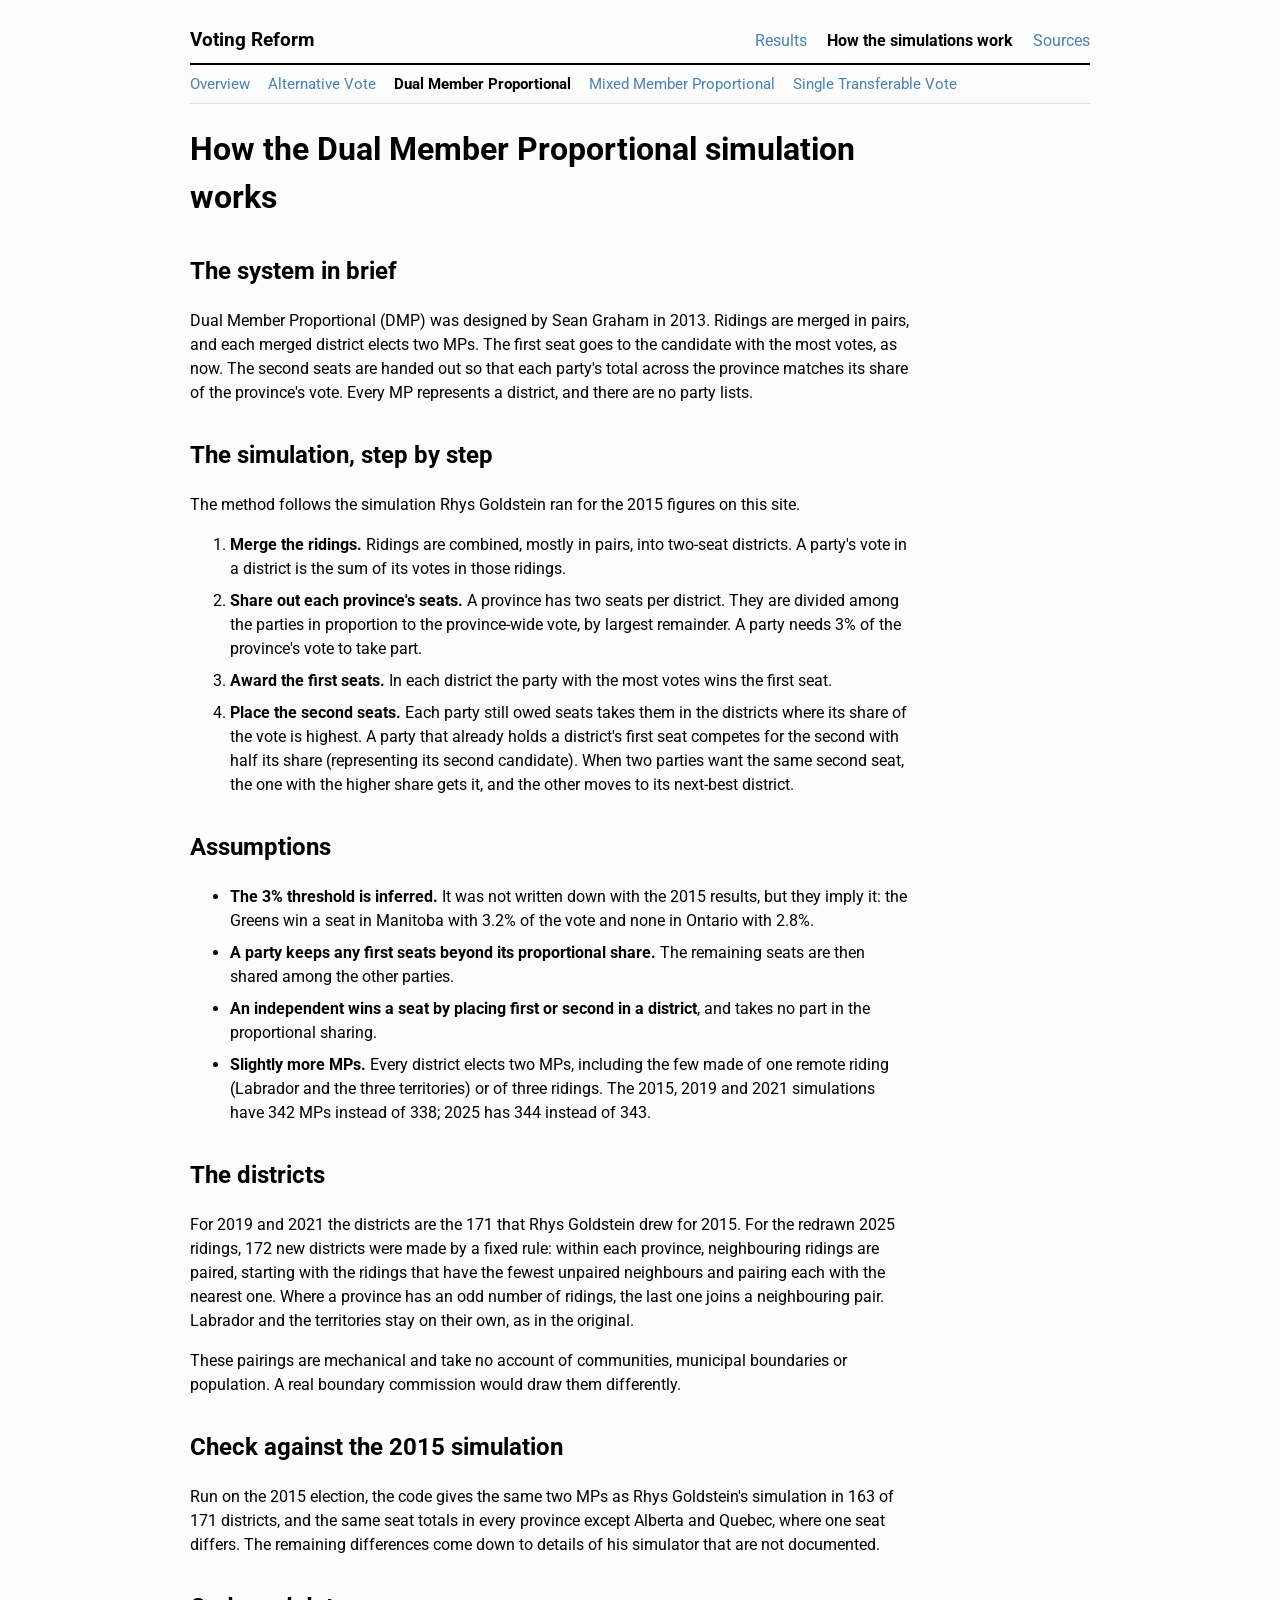
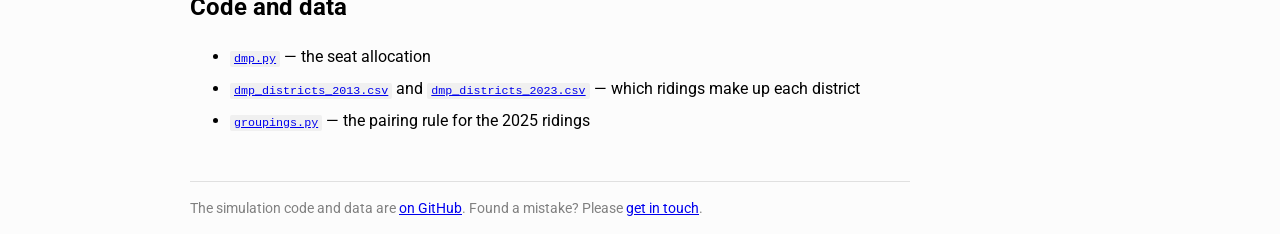
<file: methods/dual-member-proportional.html>
<!DOCTYPE html>
<html lang="en">

<head>
  <meta charset="utf-8">
  <title>How the Dual Member Proportional simulation works | Voting Reform</title>
  <meta name="viewport" content="width=device-width, initial-scale=1">
  <meta name="description" content="The method and assumptions behind this site's Dual Member Proportional simulation of Canadian federal elections.">
  <link href="https://fonts.googleapis.com/css?family=Roboto:400,700" rel="stylesheet">
  <link rel="stylesheet" href="../css/index.css">
</head>

<body>
  <div id='main'>

  <header id='site-header'>
    <a id='site-title' href='../'>Voting Reform</a>
    <nav>
      <a href='../'>Results</a>
      <a href='./' class='current'>How the simulations work</a>
      <a href='../#sources'>Sources</a>
    </nav>
  </header>
  <nav class='subnav'><a href='./'>Overview</a><a href='./alternative-vote.html'>Alternative Vote</a><a href='./dual-member-proportional.html' class='current'>Dual Member Proportional</a><a href='./mixed-member-proportional.html'>Mixed Member Proportional</a><a href='./single-transferable-vote.html'>Single Transferable Vote</a></nav>

  <div class='prose'>

    <h1>How the Dual Member Proportional simulation works</h1>

    <h2>The system in brief</h2>
    <p>
      Dual Member Proportional (DMP) was designed by Sean Graham in 2013. Ridings are merged in pairs, and each merged district elects two MPs. The first seat goes to the candidate with the most votes, as now. The second seats are handed out so that each party's total across the province matches its share of the province's vote. Every MP represents a district, and there are no party lists.
    </p>

    <h2>The simulation, step by step</h2>
    <p>The method follows the simulation Rhys Goldstein ran for the 2015 figures on this site.</p>
    <ol>
      <li><strong>Merge the ridings.</strong> Ridings are combined, mostly in pairs, into two-seat districts. A party's vote in a district is the sum of its votes in those ridings.</li>
      <li><strong>Share out each province's seats.</strong> A province has two seats per district. They are divided among the parties in proportion to the province-wide vote, by largest remainder. A party needs 3% of the province's vote to take part.</li>
      <li><strong>Award the first seats.</strong> In each district the party with the most votes wins the first seat.</li>
      <li><strong>Place the second seats.</strong> Each party still owed seats takes them in the districts where its share of the vote is highest. A party that already holds a district's first seat competes for the second with half its share (representing its second candidate). When two parties want the same second seat, the one with the higher share gets it, and the other moves to its next-best district.</li>
    </ol>

    <h2>Assumptions</h2>
    <ul>
      <li><strong>The 3% threshold is inferred.</strong> It was not written down with the 2015 results, but they imply it: the Greens win a seat in Manitoba with 3.2% of the vote and none in Ontario with 2.8%.</li>
      <li><strong>A party keeps any first seats beyond its proportional share.</strong> The remaining seats are then shared among the other parties.</li>
      <li><strong>An independent wins a seat by placing first or second in a district</strong>, and takes no part in the proportional sharing.</li>
      <li><strong>Slightly more MPs.</strong> Every district elects two MPs, including the few made of one remote riding (Labrador and the three territories) or of three ridings. The 2015, 2019 and 2021 simulations have 342 MPs instead of 338; 2025 has 344 instead of 343.</li>
    </ul>

    <h2>The districts</h2>
    <p>
      For 2019 and 2021 the districts are the 171 that Rhys Goldstein drew for 2015. For the redrawn 2025 ridings, 172 new districts were made by a fixed rule: within each province, neighbouring ridings are paired, starting with the ridings that have the fewest unpaired neighbours and pairing each with the nearest one. Where a province has an odd number of ridings, the last one joins a neighbouring pair. Labrador and the territories stay on their own, as in the original.
    </p>
    <p>
      These pairings are mechanical and take no account of communities, municipal boundaries or population. A real boundary commission would draw them differently.
    </p>

    <h2>Check against the 2015 simulation</h2>
    <p>
      Run on the 2015 election, the code gives the same two MPs as Rhys Goldstein's simulation in 163 of 171 districts, and the same seat totals in every province except Alberta and Quebec, where one seat differs. The remaining differences come down to details of his simulator that are not documented.
    </p>

    <h2>Code and data</h2>
    <ul>
      <li><a href='https://github.com/smcmurtry/votingreform.ca/blob/main/simulations/dmp.py'><code>dmp.py</code></a> &mdash; the seat allocation</li>
      <li><a href='https://github.com/smcmurtry/votingreform.ca/blob/main/simulations/data/groupings/dmp_districts_2013.csv'><code>dmp_districts_2013.csv</code></a> and <a href='https://github.com/smcmurtry/votingreform.ca/blob/main/simulations/data/groupings/dmp_districts_2023.csv'><code>dmp_districts_2023.csv</code></a> &mdash; which ridings make up each district</li>
      <li><a href='https://github.com/smcmurtry/votingreform.ca/blob/main/simulations/groupings.py'><code>groupings.py</code></a> &mdash; the pairing rule for the 2025 ridings</li>
    </ul>

  <p class='page-footer'>
    The simulation code and data are <a href='https://github.com/smcmurtry/votingreform.ca/tree/main/simulations'>on GitHub</a>. Found a mistake? Please <a href='https://stephenmcmurtry.org/#contact'>get in touch</a>.
  </p>
  </div>

  </div>
</body>

</html>
</file>
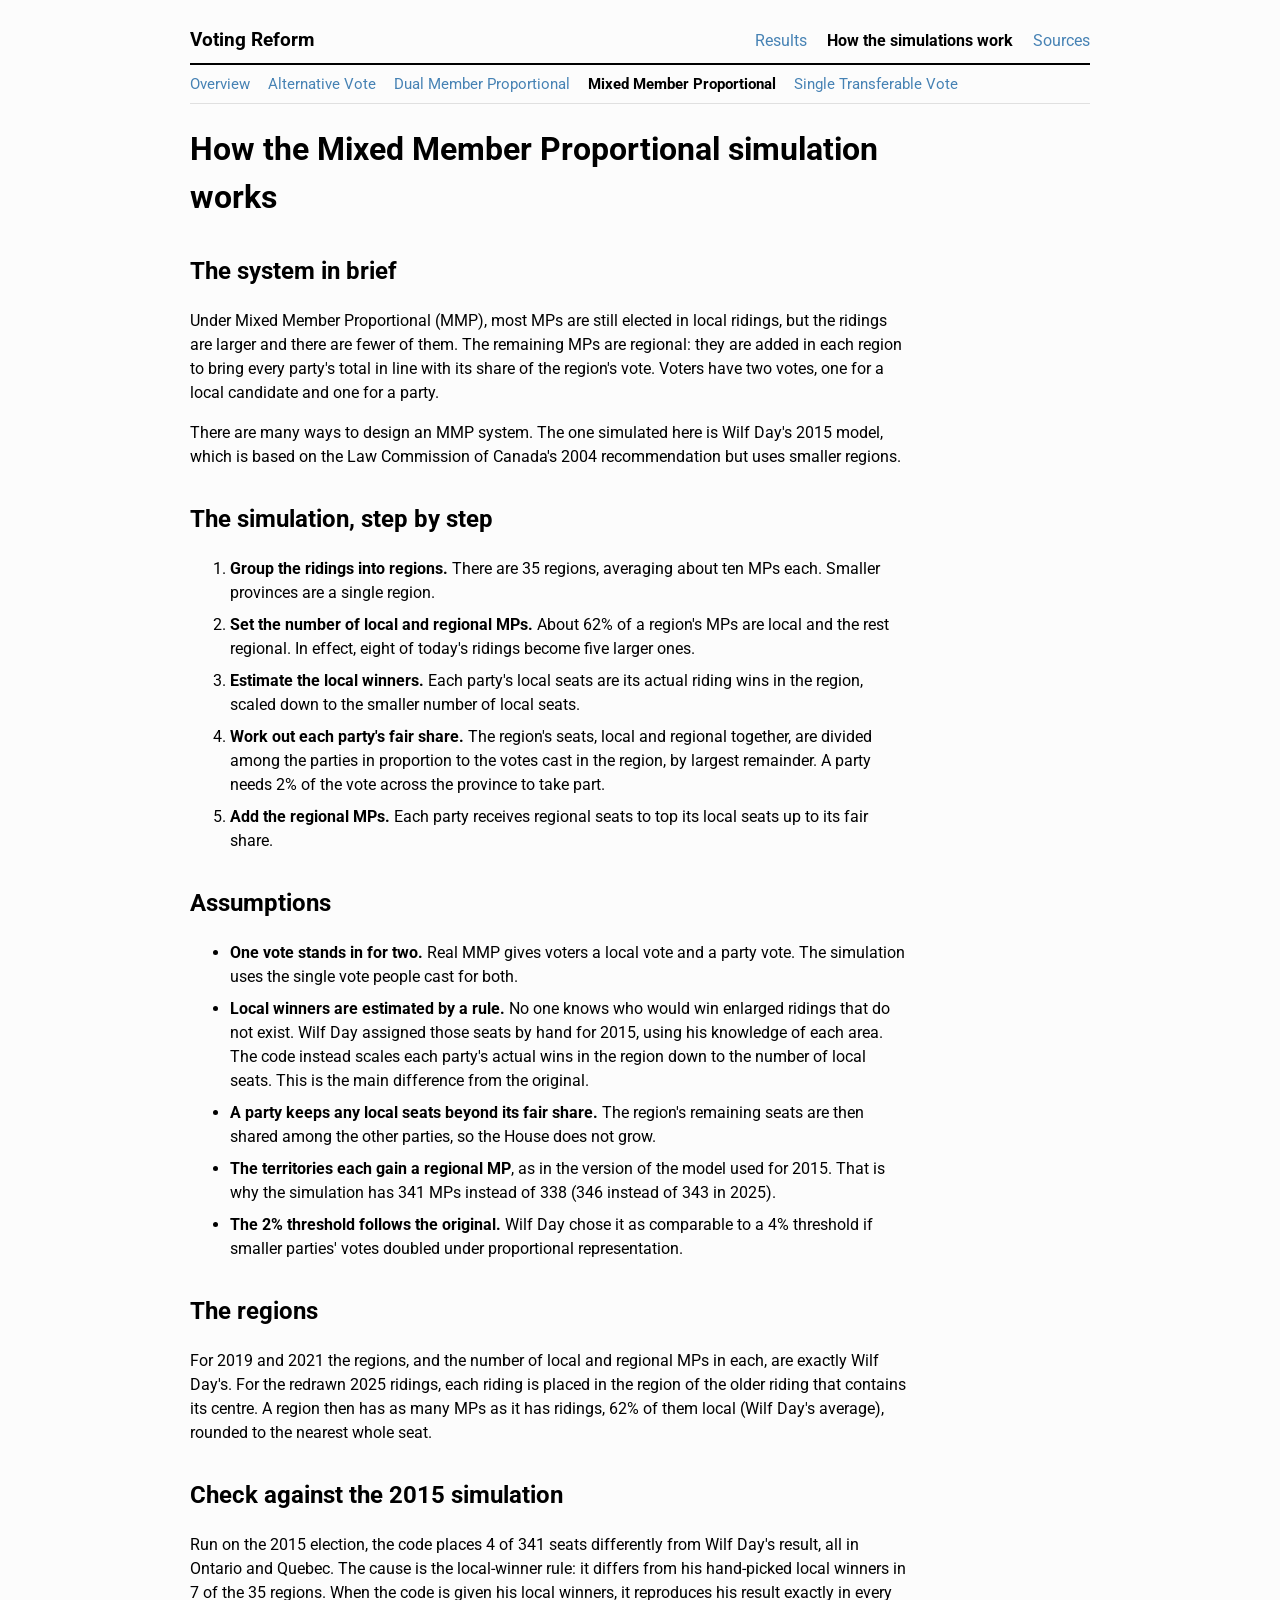
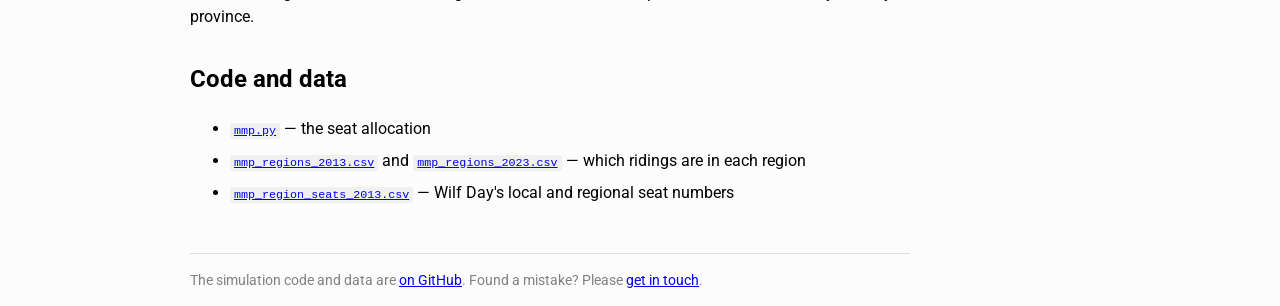
<file: methods/mixed-member-proportional.html>
<!DOCTYPE html>
<html lang="en">

<head>
  <meta charset="utf-8">
  <title>How the Mixed Member Proportional simulation works | Voting Reform</title>
  <meta name="viewport" content="width=device-width, initial-scale=1">
  <meta name="description" content="The method and assumptions behind this site's Mixed Member Proportional simulation of Canadian federal elections.">
  <link href="https://fonts.googleapis.com/css?family=Roboto:400,700" rel="stylesheet">
  <link rel="stylesheet" href="../css/index.css">
</head>

<body>
  <div id='main'>

  <header id='site-header'>
    <a id='site-title' href='../'>Voting Reform</a>
    <nav>
      <a href='../'>Results</a>
      <a href='./' class='current'>How the simulations work</a>
      <a href='../#sources'>Sources</a>
    </nav>
  </header>
  <nav class='subnav'><a href='./'>Overview</a><a href='./alternative-vote.html'>Alternative Vote</a><a href='./dual-member-proportional.html'>Dual Member Proportional</a><a href='./mixed-member-proportional.html' class='current'>Mixed Member Proportional</a><a href='./single-transferable-vote.html'>Single Transferable Vote</a></nav>

  <div class='prose'>

    <h1>How the Mixed Member Proportional simulation works</h1>

    <h2>The system in brief</h2>
    <p>
      Under Mixed Member Proportional (MMP), most MPs are still elected in local ridings, but the ridings are larger and there are fewer of them. The remaining MPs are regional: they are added in each region to bring every party's total in line with its share of the region's vote. Voters have two votes, one for a local candidate and one for a party.
    </p>
    <p>
      There are many ways to design an MMP system. The one simulated here is Wilf Day's 2015 model, which is based on the Law Commission of Canada's 2004 recommendation but uses smaller regions.
    </p>

    <h2>The simulation, step by step</h2>
    <ol>
      <li><strong>Group the ridings into regions.</strong> There are 35 regions, averaging about ten MPs each. Smaller provinces are a single region.</li>
      <li><strong>Set the number of local and regional MPs.</strong> About 62% of a region's MPs are local and the rest regional. In effect, eight of today's ridings become five larger ones.</li>
      <li><strong>Estimate the local winners.</strong> Each party's local seats are its actual riding wins in the region, scaled down to the smaller number of local seats.</li>
      <li><strong>Work out each party's fair share.</strong> The region's seats, local and regional together, are divided among the parties in proportion to the votes cast in the region, by largest remainder. A party needs 2% of the vote across the province to take part.</li>
      <li><strong>Add the regional MPs.</strong> Each party receives regional seats to top its local seats up to its fair share.</li>
    </ol>

    <h2>Assumptions</h2>
    <ul>
      <li><strong>One vote stands in for two.</strong> Real MMP gives voters a local vote and a party vote. The simulation uses the single vote people cast for both.</li>
      <li><strong>Local winners are estimated by a rule.</strong> No one knows who would win enlarged ridings that do not exist. Wilf Day assigned those seats by hand for 2015, using his knowledge of each area. The code instead scales each party's actual wins in the region down to the number of local seats. This is the main difference from the original.</li>
      <li><strong>A party keeps any local seats beyond its fair share.</strong> The region's remaining seats are then shared among the other parties, so the House does not grow.</li>
      <li><strong>The territories each gain a regional MP</strong>, as in the version of the model used for 2015. That is why the simulation has 341 MPs instead of 338 (346 instead of 343 in 2025).</li>
      <li><strong>The 2% threshold follows the original.</strong> Wilf Day chose it as comparable to a 4% threshold if smaller parties' votes doubled under proportional representation.</li>
    </ul>

    <h2>The regions</h2>
    <p>
      For 2019 and 2021 the regions, and the number of local and regional MPs in each, are exactly Wilf Day's. For the redrawn 2025 ridings, each riding is placed in the region of the older riding that contains its centre. A region then has as many MPs as it has ridings, 62% of them local (Wilf Day's average), rounded to the nearest whole seat.
    </p>

    <h2>Check against the 2015 simulation</h2>
    <p>
      Run on the 2015 election, the code places 4 of 341 seats differently from Wilf Day's result, all in Ontario and Quebec. The cause is the local-winner rule: it differs from his hand-picked local winners in 7 of the 35 regions. When the code is given his local winners, it reproduces his result exactly in every province.
    </p>

    <h2>Code and data</h2>
    <ul>
      <li><a href='https://github.com/smcmurtry/votingreform.ca/blob/main/simulations/mmp.py'><code>mmp.py</code></a> &mdash; the seat allocation</li>
      <li><a href='https://github.com/smcmurtry/votingreform.ca/blob/main/simulations/data/groupings/mmp_regions_2013.csv'><code>mmp_regions_2013.csv</code></a> and <a href='https://github.com/smcmurtry/votingreform.ca/blob/main/simulations/data/groupings/mmp_regions_2023.csv'><code>mmp_regions_2023.csv</code></a> &mdash; which ridings are in each region</li>
      <li><a href='https://github.com/smcmurtry/votingreform.ca/blob/main/simulations/data/groupings/mmp_region_seats_2013.csv'><code>mmp_region_seats_2013.csv</code></a> &mdash; Wilf Day's local and regional seat numbers</li>
    </ul>

  <p class='page-footer'>
    The simulation code and data are <a href='https://github.com/smcmurtry/votingreform.ca/tree/main/simulations'>on GitHub</a>. Found a mistake? Please <a href='https://stephenmcmurtry.org/#contact'>get in touch</a>.
  </p>
  </div>

  </div>
</body>

</html>
</file>
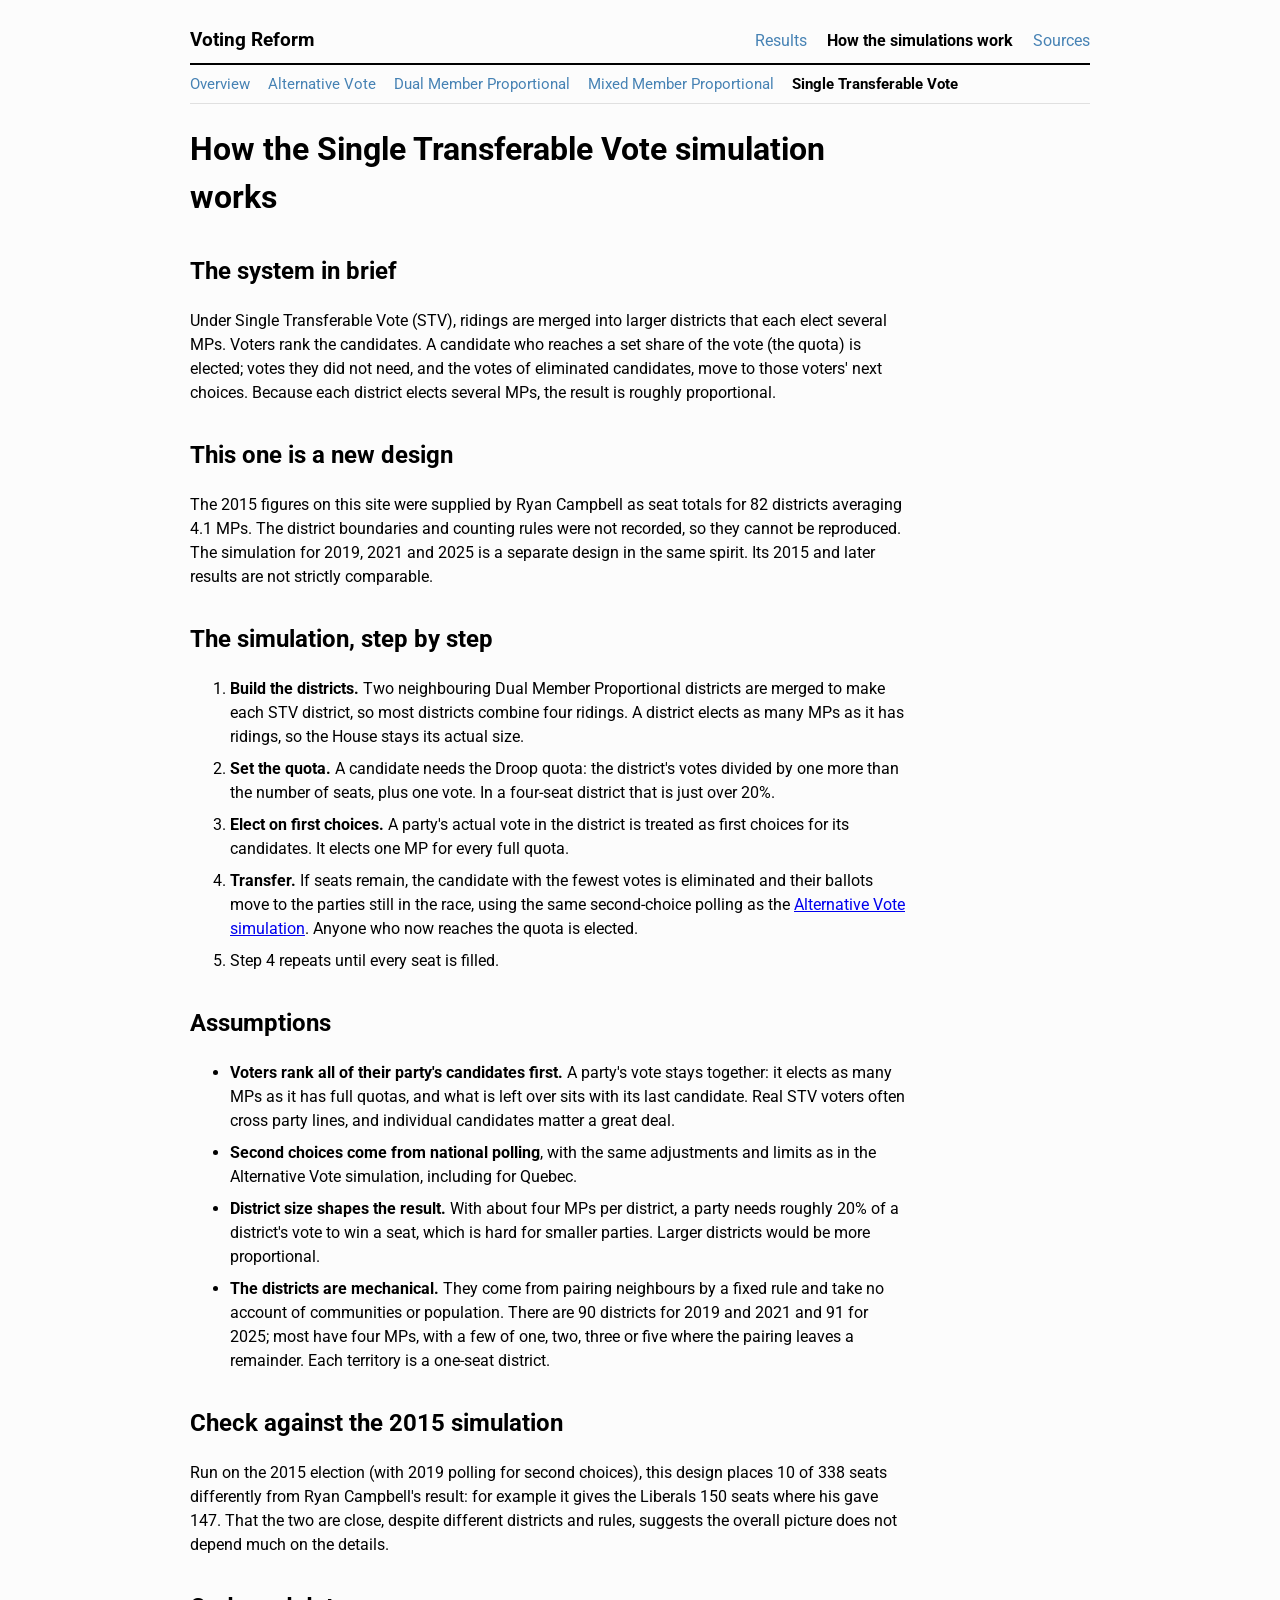
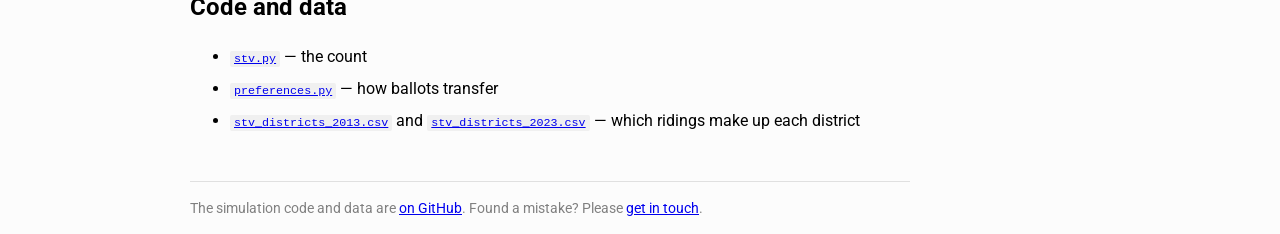
<file: methods/single-transferable-vote.html>
<!DOCTYPE html>
<html lang="en">

<head>
  <meta charset="utf-8">
  <title>How the Single Transferable Vote simulation works | Voting Reform</title>
  <meta name="viewport" content="width=device-width, initial-scale=1">
  <meta name="description" content="The method and assumptions behind this site's Single Transferable Vote simulation of Canadian federal elections.">
  <link href="https://fonts.googleapis.com/css?family=Roboto:400,700" rel="stylesheet">
  <link rel="stylesheet" href="../css/index.css">
</head>

<body>
  <div id='main'>

  <header id='site-header'>
    <a id='site-title' href='../'>Voting Reform</a>
    <nav>
      <a href='../'>Results</a>
      <a href='./' class='current'>How the simulations work</a>
      <a href='../#sources'>Sources</a>
    </nav>
  </header>
  <nav class='subnav'><a href='./'>Overview</a><a href='./alternative-vote.html'>Alternative Vote</a><a href='./dual-member-proportional.html'>Dual Member Proportional</a><a href='./mixed-member-proportional.html'>Mixed Member Proportional</a><a href='./single-transferable-vote.html' class='current'>Single Transferable Vote</a></nav>

  <div class='prose'>

    <h1>How the Single Transferable Vote simulation works</h1>

    <h2>The system in brief</h2>
    <p>
      Under Single Transferable Vote (STV), ridings are merged into larger districts that each elect several MPs. Voters rank the candidates. A candidate who reaches a set share of the vote (the quota) is elected; votes they did not need, and the votes of eliminated candidates, move to those voters' next choices. Because each district elects several MPs, the result is roughly proportional.
    </p>

    <h2>This one is a new design</h2>
    <p>
      The 2015 figures on this site were supplied by Ryan Campbell as seat totals for 82 districts averaging 4.1 MPs. The district boundaries and counting rules were not recorded, so they cannot be reproduced. The simulation for 2019, 2021 and 2025 is a separate design in the same spirit. Its 2015 and later results are not strictly comparable.
    </p>

    <h2>The simulation, step by step</h2>
    <ol>
      <li><strong>Build the districts.</strong> Two neighbouring Dual Member Proportional districts are merged to make each STV district, so most districts combine four ridings. A district elects as many MPs as it has ridings, so the House stays its actual size.</li>
      <li><strong>Set the quota.</strong> A candidate needs the Droop quota: the district's votes divided by one more than the number of seats, plus one vote. In a four-seat district that is just over 20%.</li>
      <li><strong>Elect on first choices.</strong> A party's actual vote in the district is treated as first choices for its candidates. It elects one MP for every full quota.</li>
      <li><strong>Transfer.</strong> If seats remain, the candidate with the fewest votes is eliminated and their ballots move to the parties still in the race, using the same second-choice polling as the <a href='./alternative-vote.html'>Alternative Vote simulation</a>. Anyone who now reaches the quota is elected.</li>
      <li>Step 4 repeats until every seat is filled.</li>
    </ol>

    <h2>Assumptions</h2>
    <ul>
      <li><strong>Voters rank all of their party's candidates first.</strong> A party's vote stays together: it elects as many MPs as it has full quotas, and what is left over sits with its last candidate. Real STV voters often cross party lines, and individual candidates matter a great deal.</li>
      <li><strong>Second choices come from national polling</strong>, with the same adjustments and limits as in the Alternative Vote simulation, including for Quebec.</li>
      <li><strong>District size shapes the result.</strong> With about four MPs per district, a party needs roughly 20% of a district's vote to win a seat, which is hard for smaller parties. Larger districts would be more proportional.</li>
      <li><strong>The districts are mechanical.</strong> They come from pairing neighbours by a fixed rule and take no account of communities or population. There are 90 districts for 2019 and 2021 and 91 for 2025; most have four MPs, with a few of one, two, three or five where the pairing leaves a remainder. Each territory is a one-seat district.</li>
    </ul>

    <h2>Check against the 2015 simulation</h2>
    <p>
      Run on the 2015 election (with 2019 polling for second choices), this design places 10 of 338 seats differently from Ryan Campbell's result: for example it gives the Liberals 150 seats where his gave 147. That the two are close, despite different districts and rules, suggests the overall picture does not depend much on the details.
    </p>

    <h2>Code and data</h2>
    <ul>
      <li><a href='https://github.com/smcmurtry/votingreform.ca/blob/main/simulations/stv.py'><code>stv.py</code></a> &mdash; the count</li>
      <li><a href='https://github.com/smcmurtry/votingreform.ca/blob/main/simulations/preferences.py'><code>preferences.py</code></a> &mdash; how ballots transfer</li>
      <li><a href='https://github.com/smcmurtry/votingreform.ca/blob/main/simulations/data/groupings/stv_districts_2013.csv'><code>stv_districts_2013.csv</code></a> and <a href='https://github.com/smcmurtry/votingreform.ca/blob/main/simulations/data/groupings/stv_districts_2023.csv'><code>stv_districts_2023.csv</code></a> &mdash; which ridings make up each district</li>
    </ul>

  <p class='page-footer'>
    The simulation code and data are <a href='https://github.com/smcmurtry/votingreform.ca/tree/main/simulations'>on GitHub</a>. Found a mistake? Please <a href='https://stephenmcmurtry.org/#contact'>get in touch</a>.
  </p>
  </div>

  </div>
</body>

</html>
</file>
<file: css/index.css>
body {
  /*font: 14px sans-serif;*/
  font-family: 'Roboto', sans-serif;
  padding-top: 20px;
  background-color: #FCFCFC;
}

#main {
  margin: 0 auto;
  width: 95%;
  max-width: 900px;
  /*min-width: 770px;*/
}

#site-header {
  display: flex;
  flex-wrap: wrap;
  align-items: baseline;
  justify-content: space-between;
  gap: 8px 24px;
  padding-bottom: 12px;
  border-bottom: 2px solid black;
}
#site-title {
  font-weight: bold;
  font-size: 1.2rem;
  color: black;
  text-decoration: none;
}
#site-header nav {
  display: flex;
  flex-wrap: wrap;
  gap: 4px 20px;
}
#site-header nav a, .subnav a {
  color: steelblue;
  text-decoration: none;
}
#site-header nav a:hover, .subnav a:hover {
  text-decoration: underline;
}
#site-header nav a.current, .subnav a.current {
  color: black;
  font-weight: bold;
}
.subnav {
  display: flex;
  flex-wrap: wrap;
  gap: 4px 18px;
  padding: 10px 0;
  border-bottom: 1px solid #e0e0e0;
  font-size: 0.95rem;
}

#controls {
  display: flex;
  flex-wrap: wrap;
  column-gap: 12px;
  padding: 10px 14px 14px;
  background-color: white;
  border: 1px solid #e0e0e0;
  border-radius: 4px;
}
.method-link {
  margin-top: 0.6rem;
}

#svg-chart {
  padding-top: 50px;
}

.prov-label {
  font-weight: bold;
}

.riding-border {
  stroke: black;
  stroke-width: 2;
  fill: none;
  /*fill: black;*/
}

.riding.regional .riding-border {
  stroke-width: 0;
}

.region-border {
  stroke: black;
  /*stroke-width: 2;*/
  stroke-width: 0;
  stroke-dasharray: 4,2;
  fill: none;
}

.NDP { fill: #F78320; }
.Conservative { fill: #263893; }
.Liberal { fill: #D71921; }
.Green { fill: #3D9B35; }
.Bloc { fill: #00A7EC; }
.Other { fill: grey; }
.black { fill: black; }
.Total { fill: none; }

.chart {
  position: relative;
}

.dropdown-div option {
  font-size: 16px;
}
.dropdown-div {
  padding-top: 5px;
  flex: 1 1 150px;
  min-width: 0;
}
.dropdown-div label {
  display: block;
}
/*hide them all initially*/
.FPTP, .DMP, .MMP, .IRV, .STV {
  display: none;
}

.legend {
  width: 100%;
}

#section2 .legend {
  padding-top: 20px;
  overflow: auto;
}

#section2 .legend .entries {
  padding-right: 15px;
}
#chart .legend .entries {
  padding-right: 15px;
}

#bar-charts {
  padding-top: 20px;
}

select {
  display: block;
  color: inherit;
  /* 1 */
  font: inherit;
  /* 2 */
  margin: 0;
  /* 3 */
  text-transform: none;
  background-color: rgba(255, 255, 255, 0.9);
  width: 100%;
  padding: 5px;
  border: 1px solid #f2f2f2;
  border-radius: 2px;
  height: 2rem;
  color: steelblue;
}

.changeable {
  color: steelblue;
}

label {
  font-size: 0.8rem;
  /*color: #9e9e9e;*/
  color: grey;
}

select:disabled {
  color: rgba(0, 0, 0, 0.3);
}

select:focus {
  outline: 1px solid #c9f3ef;
}

.thing {
  stroke: black;
  stroke-width: 3px;
}

.label-line {
  stroke: grey;
  stroke-width: 1px;
  /*stroke-dasharray: 2,1;*/
}

.source {
  /*color: grey;*/
  /*text-align: right;*/
  font-style: italic;
}

/*.region-label {*/
  /*font-size: 0.8rem;*/
/*}*/

.center {
  text-align: center;
  width: 100%;
}

#summary-table {
  border-collapse: collapse;
  width: 100%;
  margin: 1rem 0 0.5rem;
}
#summary-table th, #summary-table td {
  text-align: left;
  padding: 8px 10px 8px 0;
  border-bottom: 1px solid #e0e0e0;
  vertical-align: bottom;
}
#summary-table thead th {
  font-size: 0.8rem;
  font-weight: normal;
  color: grey;
  border-bottom: 2px solid black;
}
#summary-table .num {
  text-align: right;
  padding-right: 24px;
  font-variant-numeric: tabular-nums;
}
#summary-table tr.selected th, #summary-table tr.selected td {
  color: steelblue;
  font-weight: bold;
}
#summary-note {
  font-size: 0.9rem;
  color: grey;
}
@media (max-width: 500px) {
  #summary-table { font-size: 0.85rem; }
  #summary-table .num { padding-right: 10px; }
}

/* Methodology pages */
.prose {
  max-width: 720px;
  line-height: 1.5;
}
.prose h2 {
  margin-top: 2rem;
}
.prose li {
  margin-bottom: 0.5rem;
}
.prose table {
  border-collapse: collapse;
  margin: 1rem 0;
  font-size: 0.95rem;
}
.prose th, .prose td {
  text-align: left;
  padding: 6px 14px 6px 0;
  border-bottom: 1px solid #e0e0e0;
  vertical-align: top;
}
.prose thead th {
  font-size: 0.8rem;
  font-weight: normal;
  color: grey;
  border-bottom: 2px solid black;
  vertical-align: bottom;
}
.prose td.num, .prose th.num {
  text-align: right;
  font-variant-numeric: tabular-nums;
}
.table-scroll {
  overflow-x: auto;
}
.prose code {
  font-size: 0.9em;
  background-color: #f0f0f0;
  padding: 1px 4px;
  border-radius: 2px;
}
.note {
  font-size: 0.9rem;
  color: grey;
}
.page-footer {
  margin-top: 3rem;
  padding-top: 1rem;
  border-top: 1px solid #e0e0e0;
  font-size: 0.9rem;
  color: grey;
}
</file>
